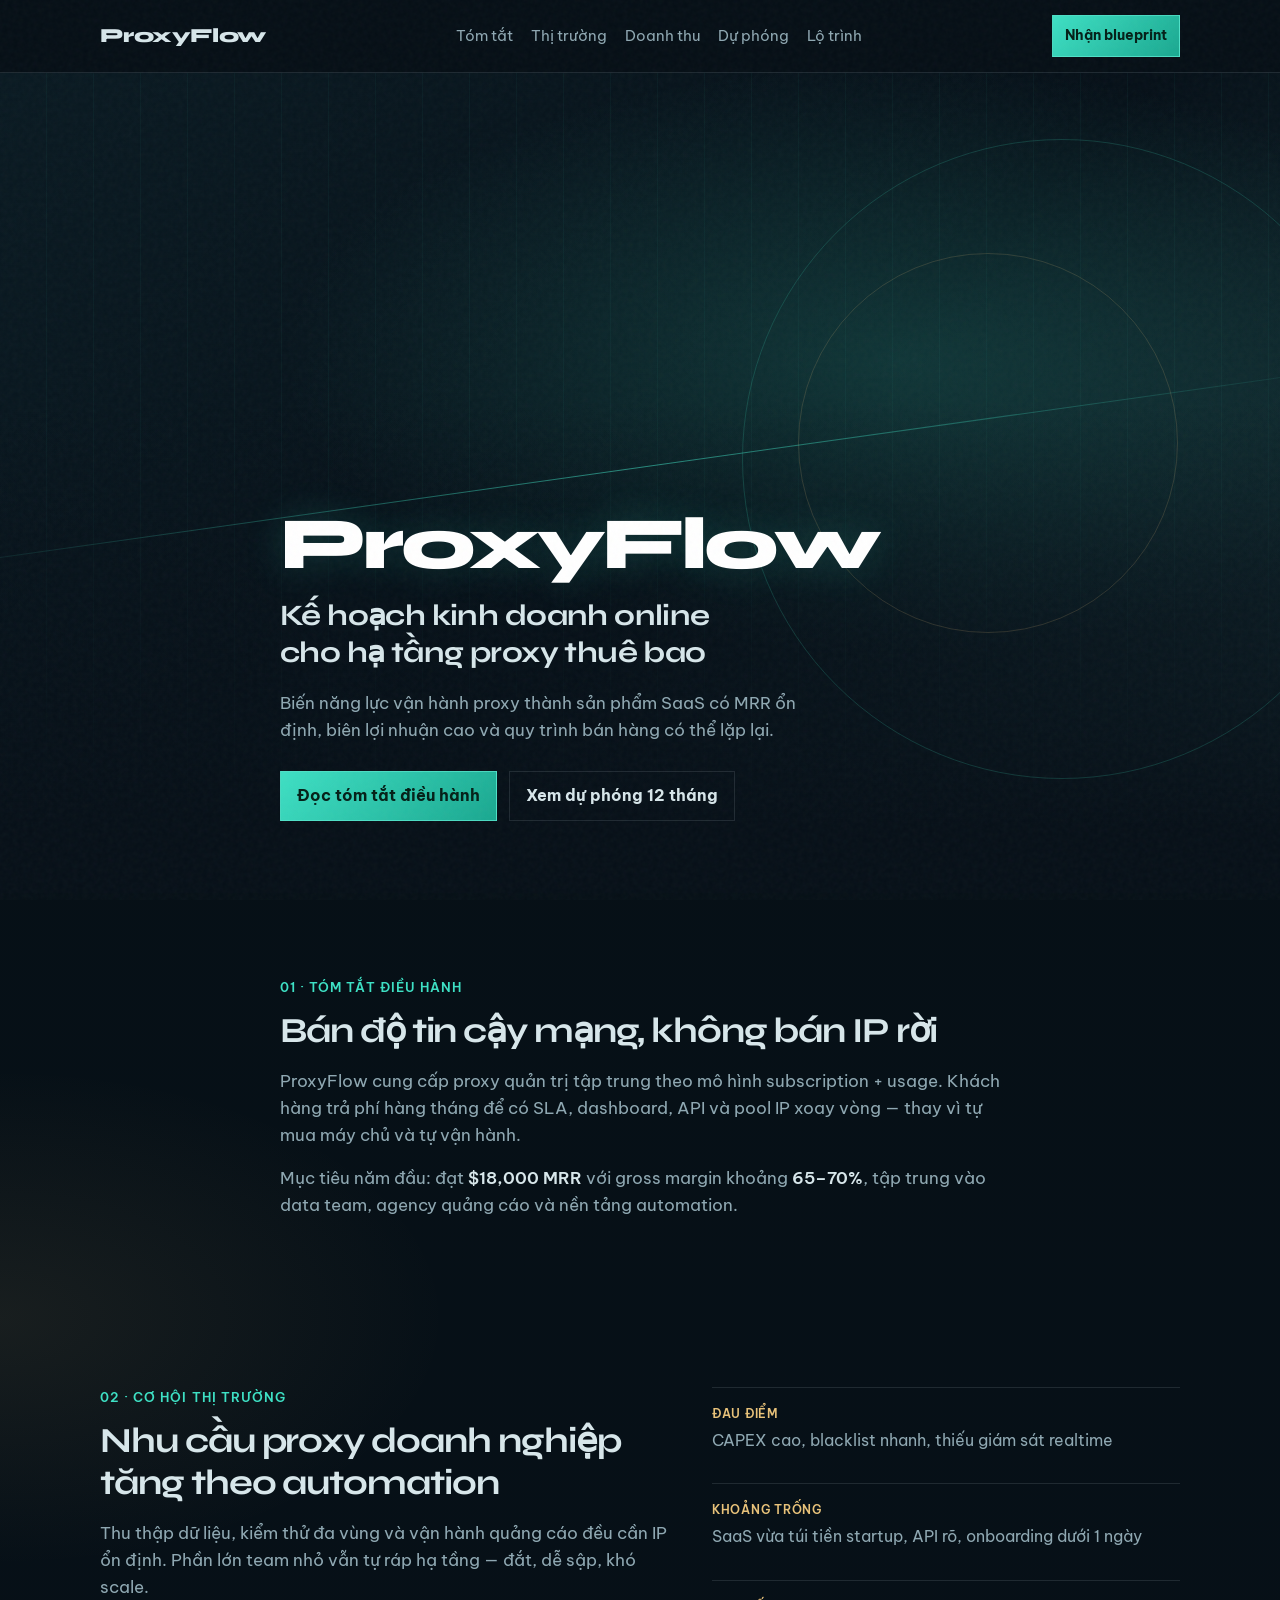
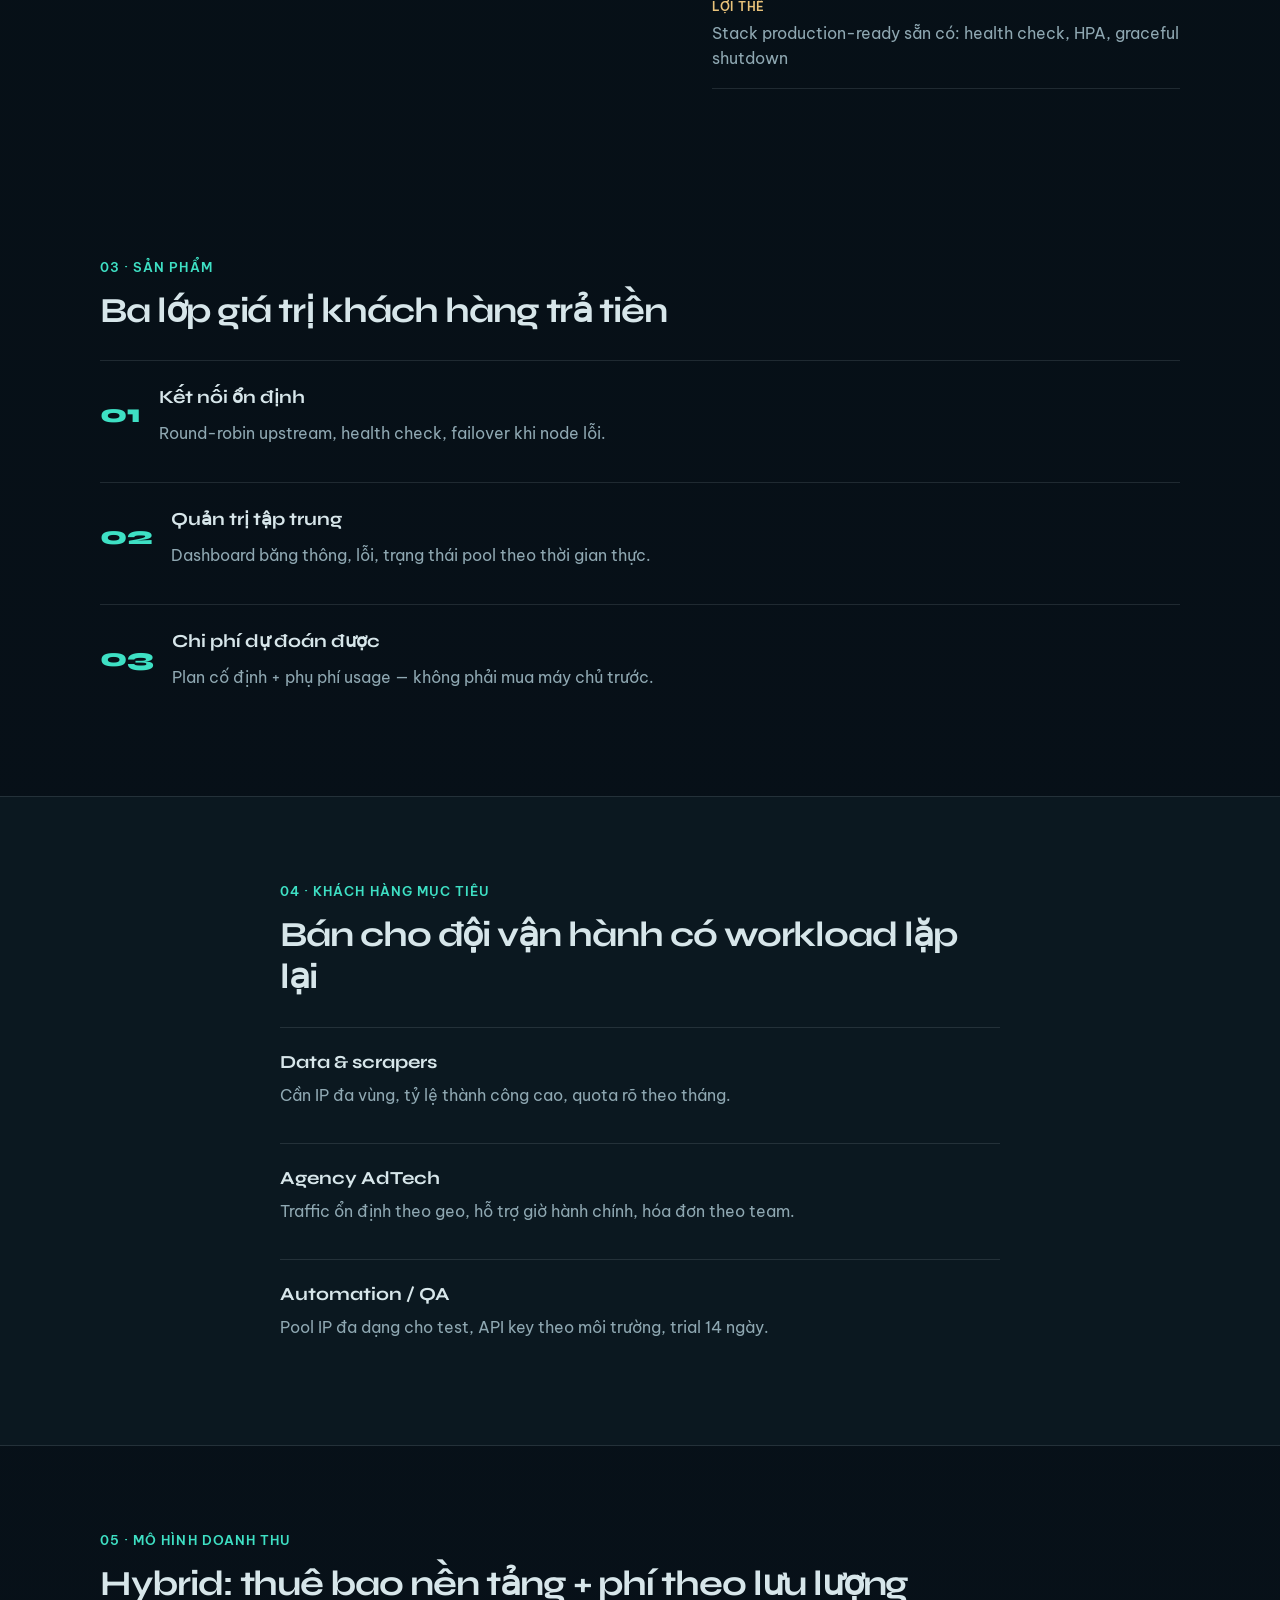
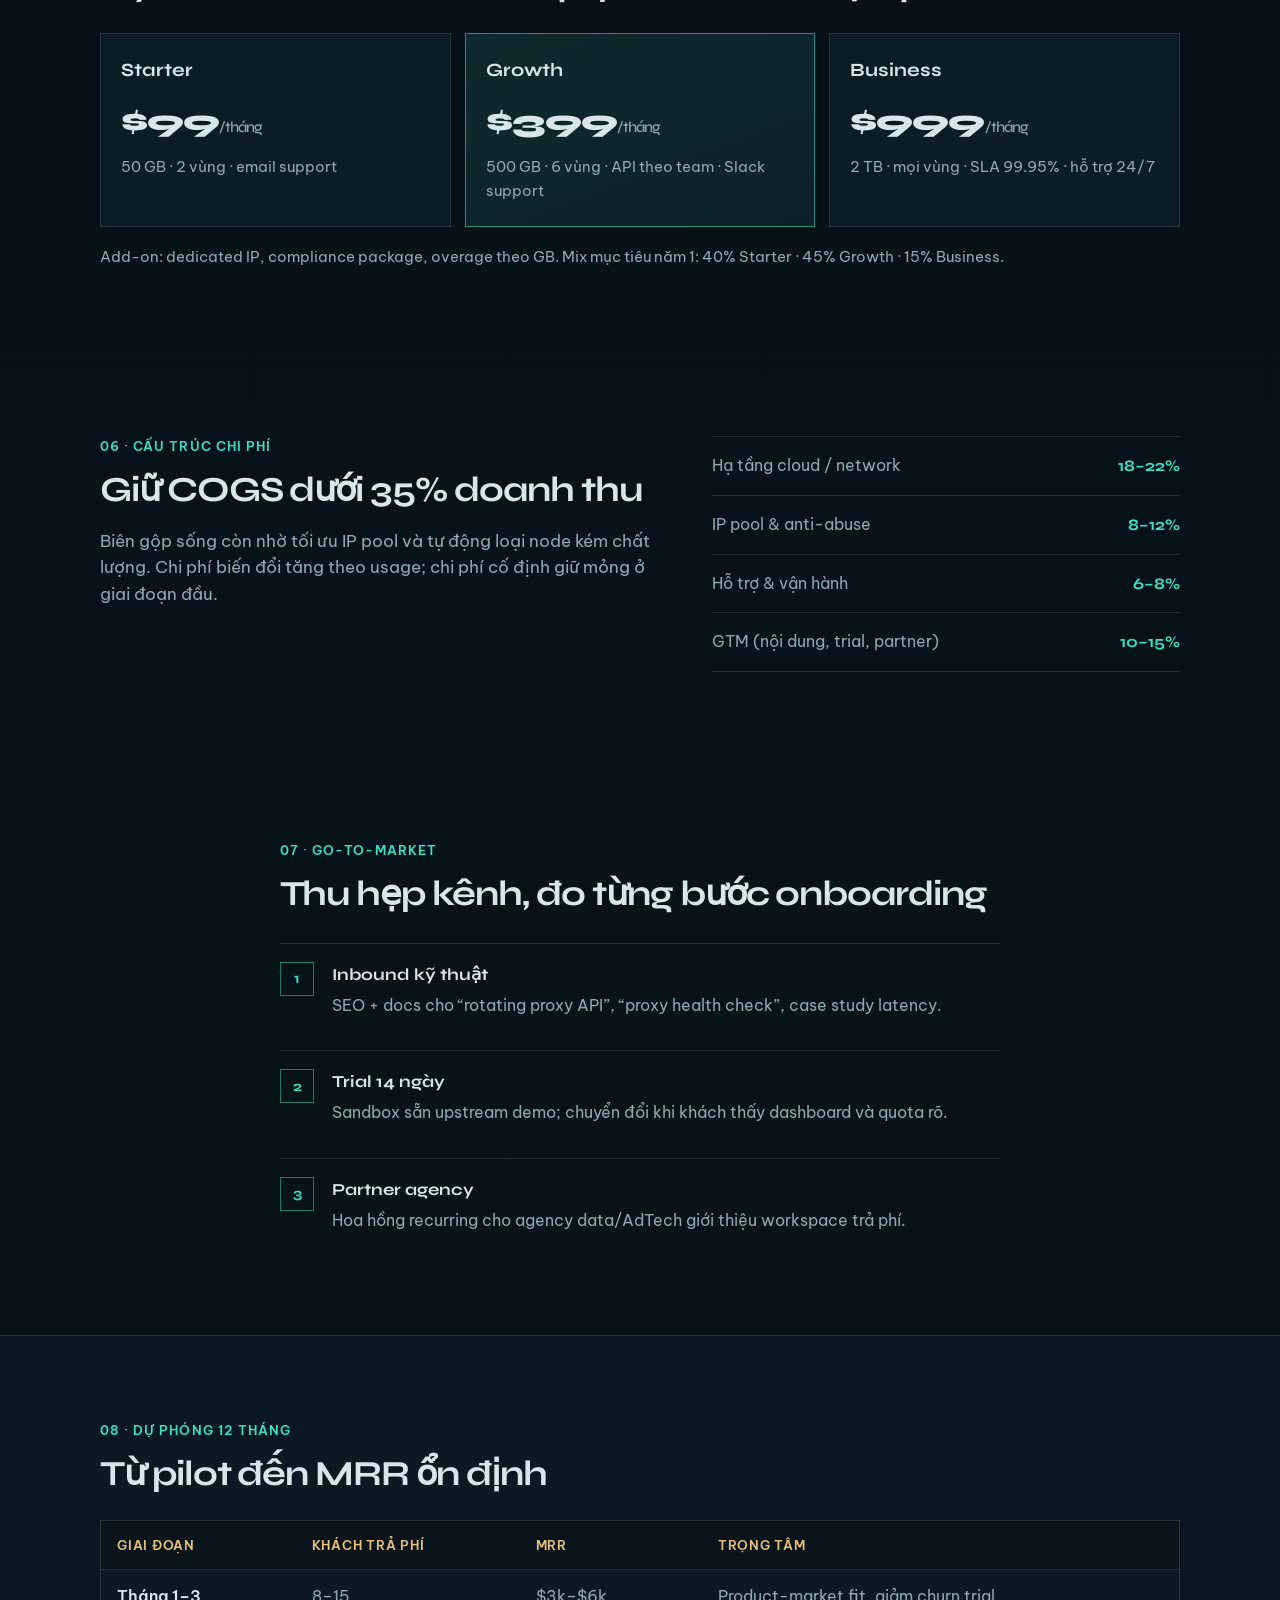
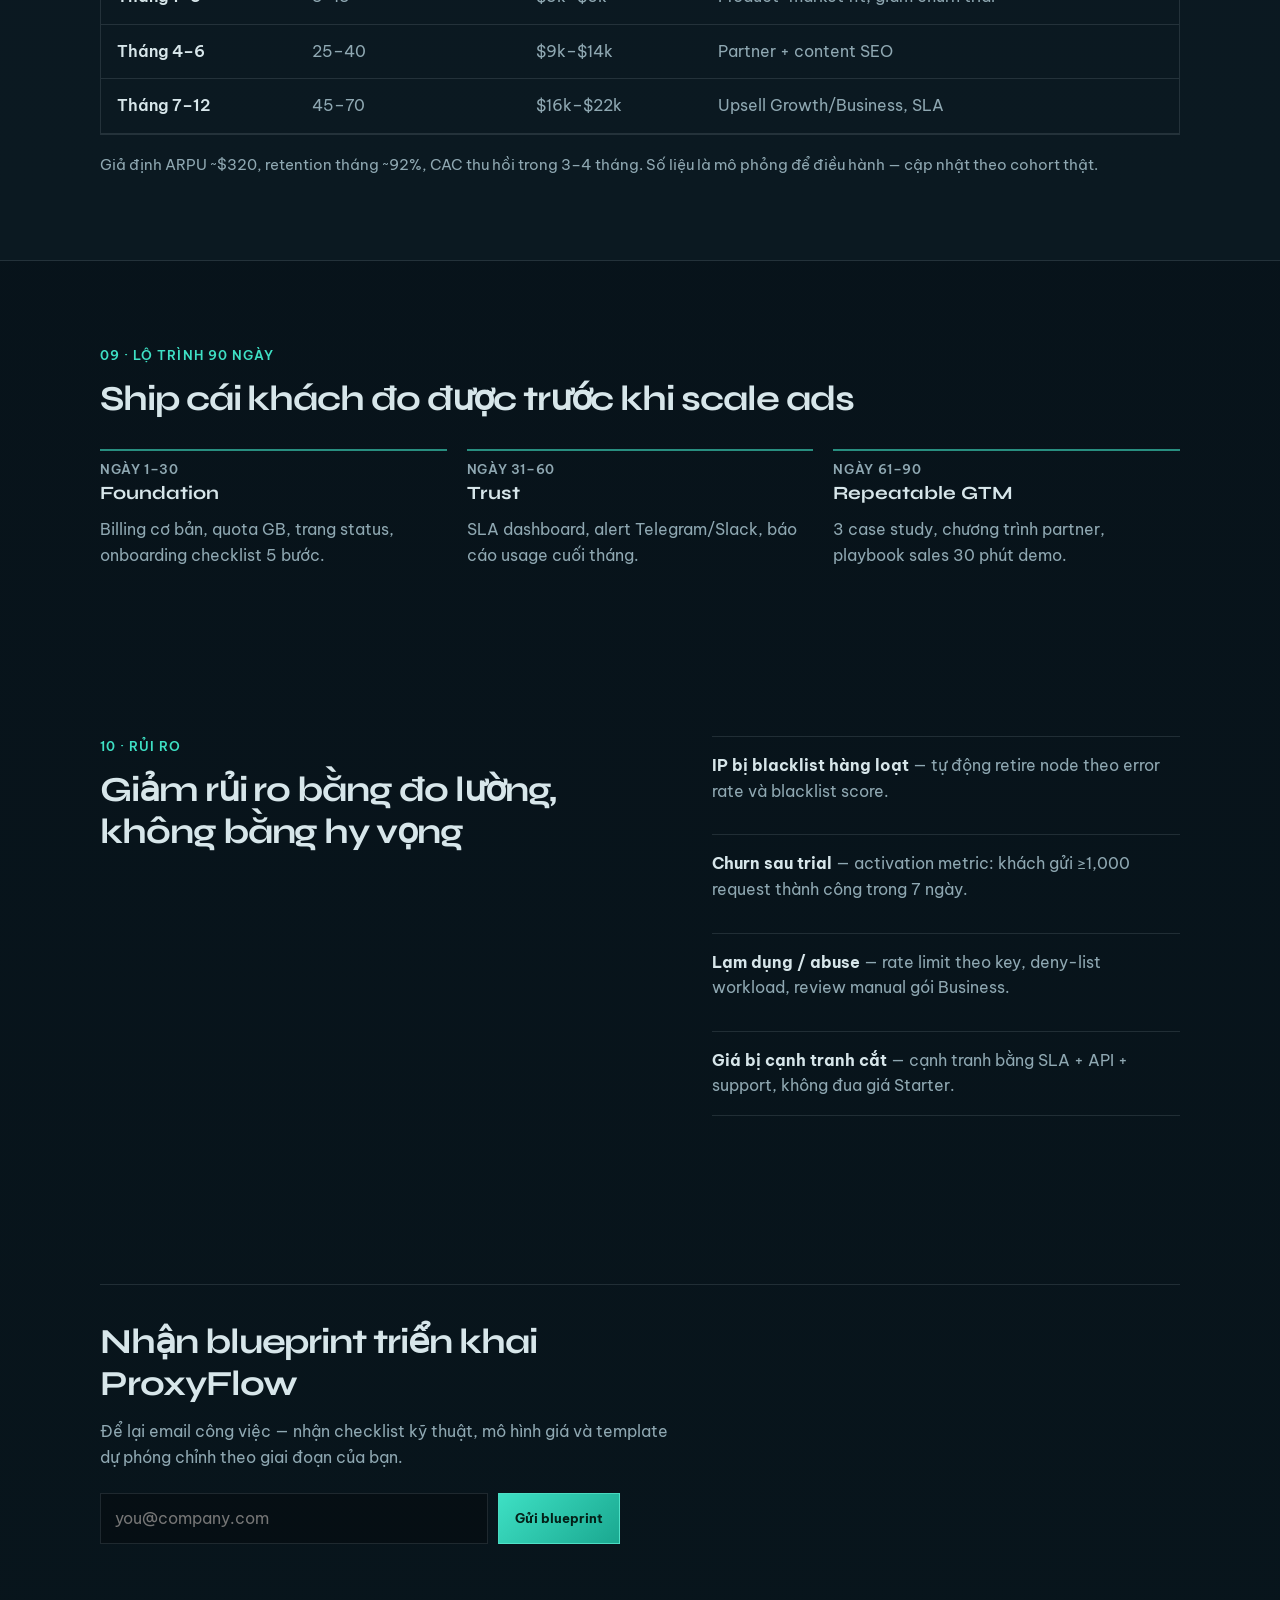
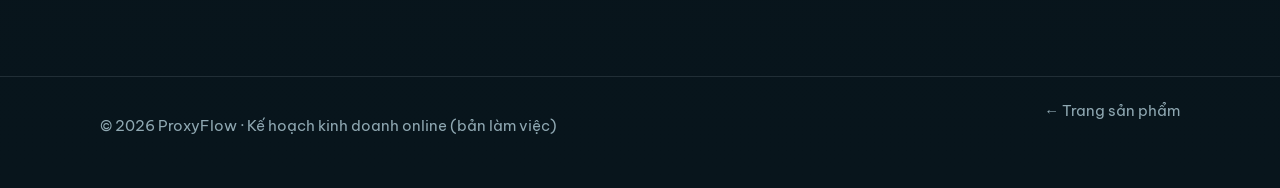
<file: proxy-production-system/website-plan/index.html>
<!doctype html>
<html lang="vi">
<head>
  <meta charset="utf-8">
  <meta name="viewport" content="width=device-width, initial-scale=1">
  <title>ProxyFlow | Kế hoạch kinh doanh online</title>
  <meta name="description" content="Kế hoạch kinh doanh online ProxyFlow SaaS: thị trường, doanh thu, chi phí, GTM và lộ trình 12 tháng.">
  <link rel="preconnect" href="https://fonts.googleapis.com">
  <link rel="preconnect" href="https://fonts.gstatic.com" crossorigin>
  <link href="https://fonts.googleapis.com/css2?family=Be+Vietnam+Pro:wght@400;500;600;700&family=Syne:wght@600;700;800&display=swap" rel="stylesheet">
  <link rel="stylesheet" href="./styles.css">
</head>
<body>
  <div class="noise" aria-hidden="true"></div>

  <header class="site-header">
    <div class="container nav-wrap">
      <a class="brand" href="#top">ProxyFlow</a>
      <nav class="nav-links" aria-label="Mục lục kế hoạch">
        <a href="#tom-tat">Tóm tắt</a>
        <a href="#thi-truong">Thị trường</a>
        <a href="#doanh-thu">Doanh thu</a>
        <a href="#du-phong">Dự phóng</a>
        <a href="#lo-trinh">Lộ trình</a>
      </nav>
      <a class="btn btn-sm" href="#lien-he">Nhận blueprint</a>
    </div>
  </header>

  <main id="top">
    <section class="hero">
      <div class="hero-stage" aria-hidden="true">
        <div class="orbit orbit-a"></div>
        <div class="orbit orbit-b"></div>
        <div class="route-line"></div>
      </div>
      <div class="container hero-copy">
        <p class="brand-mark">ProxyFlow</p>
        <h1>Kế hoạch kinh doanh online cho hạ tầng proxy thuê bao</h1>
        <p class="lead">
          Biến năng lực vận hành proxy thành sản phẩm SaaS có MRR ổn định,
          biên lợi nhuận cao và quy trình bán hàng có thể lặp lại.
        </p>
        <div class="hero-actions">
          <a class="btn" href="#tom-tat">Đọc tóm tắt điều hành</a>
          <a class="btn btn-ghost" href="#du-phong">Xem dự phóng 12 tháng</a>
        </div>
      </div>
    </section>

    <section id="tom-tat" class="section">
      <div class="container narrow">
        <p class="section-kicker">01 · Tóm tắt điều hành</p>
        <h2>Bán độ tin cậy mạng, không bán IP rời</h2>
        <p class="section-text">
          ProxyFlow cung cấp proxy quản trị tập trung theo mô hình subscription + usage.
          Khách hàng trả phí hàng tháng để có SLA, dashboard, API và pool IP xoay vòng —
          thay vì tự mua máy chủ và tự vận hành.
        </p>
        <p class="section-text">
          Mục tiêu năm đầu: đạt <strong>$18,000 MRR</strong> với gross margin khoảng
          <strong>65–70%</strong>, tập trung vào data team, agency quảng cáo và nền tảng automation.
        </p>
      </div>
    </section>

    <section id="thi-truong" class="section section-split">
      <div class="container split">
        <div>
          <p class="section-kicker">02 · Cơ hội thị trường</p>
          <h2>Nhu cầu proxy doanh nghiệp tăng theo automation</h2>
          <p class="section-text">
            Thu thập dữ liệu, kiểm thử đa vùng và vận hành quảng cáo đều cần IP ổn định.
            Phần lớn team nhỏ vẫn tự ráp hạ tầng — đắt, dễ sập, khó scale.
          </p>
        </div>
        <ul class="signal-list">
          <li>
            <span class="signal-label">Đau điểm</span>
            CAPEX cao, blacklist nhanh, thiếu giám sát realtime
          </li>
          <li>
            <span class="signal-label">Khoảng trống</span>
            SaaS vừa túi tiền startup, API rõ, onboarding dưới 1 ngày
          </li>
          <li>
            <span class="signal-label">Lợi thế</span>
            Stack production-ready sẵn có: health check, HPA, graceful shutdown
          </li>
        </ul>
      </div>
    </section>

    <section id="san-pham" class="section">
      <div class="container">
        <p class="section-kicker">03 · Sản phẩm</p>
        <h2>Ba lớp giá trị khách hàng trả tiền</h2>
        <ol class="value-rail">
          <li>
            <strong>Kết nối ổn định</strong>
            <span>Round-robin upstream, health check, failover khi node lỗi.</span>
          </li>
          <li>
            <strong>Quản trị tập trung</strong>
            <span>Dashboard băng thông, lỗi, trạng thái pool theo thời gian thực.</span>
          </li>
          <li>
            <strong>Chi phí dự đoán được</strong>
            <span>Plan cố định + phụ phí usage — không phải mua máy chủ trước.</span>
          </li>
        </ol>
      </div>
    </section>

    <section id="khach-hang" class="section section-tint">
      <div class="container narrow">
        <p class="section-kicker">04 · Khách hàng mục tiêu</p>
        <h2>Bán cho đội vận hành có workload lặp lại</h2>
        <div class="persona-stack">
          <article>
            <h3>Data & scrapers</h3>
            <p>Cần IP đa vùng, tỷ lệ thành công cao, quota rõ theo tháng.</p>
          </article>
          <article>
            <h3>Agency AdTech</h3>
            <p>Traffic ổn định theo geo, hỗ trợ giờ hành chính, hóa đơn theo team.</p>
          </article>
          <article>
            <h3>Automation / QA</h3>
            <p>Pool IP đa dạng cho test, API key theo môi trường, trial 14 ngày.</p>
          </article>
        </div>
      </div>
    </section>

    <section id="doanh-thu" class="section">
      <div class="container">
        <p class="section-kicker">05 · Mô hình doanh thu</p>
        <h2>Hybrid: thuê bao nền tảng + phí theo lưu lượng</h2>
        <div class="pricing-rail" role="list">
          <article class="price-tier" role="listitem">
            <h3>Starter</h3>
            <p class="amount">$99<span>/tháng</span></p>
            <p>50 GB · 2 vùng · email support</p>
          </article>
          <article class="price-tier is-focus" role="listitem">
            <h3>Growth</h3>
            <p class="amount">$399<span>/tháng</span></p>
            <p>500 GB · 6 vùng · API theo team · Slack support</p>
          </article>
          <article class="price-tier" role="listitem">
            <h3>Business</h3>
            <p class="amount">$999<span>/tháng</span></p>
            <p>2 TB · mọi vùng · SLA 99.95% · hỗ trợ 24/7</p>
          </article>
        </div>
        <p class="footnote">
          Add-on: dedicated IP, compliance package, overage theo GB.
          Mix mục tiêu năm 1: 40% Starter · 45% Growth · 15% Business.
        </p>
      </div>
    </section>

    <section id="chi-phi" class="section section-split">
      <div class="container split">
        <div>
          <p class="section-kicker">06 · Cấu trúc chi phí</p>
          <h2>Giữ COGS dưới 35% doanh thu</h2>
          <p class="section-text">
            Biên gộp sống còn nhờ tối ưu IP pool và tự động loại node kém chất lượng.
            Chi phí biến đổi tăng theo usage; chi phí cố định giữ mỏng ở giai đoạn đầu.
          </p>
        </div>
        <dl class="cost-meter">
          <div>
            <dt>Hạ tầng cloud / network</dt>
            <dd>18–22%</dd>
          </div>
          <div>
            <dt>IP pool & anti-abuse</dt>
            <dd>8–12%</dd>
          </div>
          <div>
            <dt>Hỗ trợ & vận hành</dt>
            <dd>6–8%</dd>
          </div>
          <div>
            <dt>GTM (nội dung, trial, partner)</dt>
            <dd>10–15%</dd>
          </div>
        </dl>
      </div>
    </section>

    <section id="gtm" class="section">
      <div class="container narrow">
        <p class="section-kicker">07 · Go-to-market</p>
        <h2>Thu hẹp kênh, đo từng bước onboarding</h2>
        <ol class="steps">
          <li>
            <strong>Inbound kỹ thuật</strong>
            SEO + docs cho “rotating proxy API”, “proxy health check”, case study latency.
          </li>
          <li>
            <strong>Trial 14 ngày</strong>
            Sandbox sẵn upstream demo; chuyển đổi khi khách thấy dashboard và quota rõ.
          </li>
          <li>
            <strong>Partner agency</strong>
            Hoa hồng recurring cho agency data/AdTech giới thiệu workspace trả phí.
          </li>
        </ol>
      </div>
    </section>

    <section id="du-phong" class="section section-tint">
      <div class="container">
        <p class="section-kicker">08 · Dự phóng 12 tháng</p>
        <h2>Từ pilot đến MRR ổn định</h2>
        <div class="table-wrap">
          <table class="forecast">
            <thead>
              <tr>
                <th>Giai đoạn</th>
                <th>Khách trả phí</th>
                <th>MRR</th>
                <th>Trọng tâm</th>
              </tr>
            </thead>
            <tbody>
              <tr>
                <td>Tháng 1–3</td>
                <td>8–15</td>
                <td>$3k–$6k</td>
                <td>Product-market fit, giảm churn trial</td>
              </tr>
              <tr>
                <td>Tháng 4–6</td>
                <td>25–40</td>
                <td>$9k–$14k</td>
                <td>Partner + content SEO</td>
              </tr>
              <tr>
                <td>Tháng 7–12</td>
                <td>45–70</td>
                <td>$16k–$22k</td>
                <td>Upsell Growth/Business, SLA</td>
              </tr>
            </tbody>
          </table>
        </div>
        <p class="footnote">
          Giả định ARPU ~$320, retention tháng ~92%, CAC thu hồi trong 3–4 tháng.
          Số liệu là mô phỏng để điều hành — cập nhật theo cohort thật.
        </p>
      </div>
    </section>

    <section id="lo-trinh" class="section">
      <div class="container">
        <p class="section-kicker">09 · Lộ trình 90 ngày</p>
        <h2>Ship cái khách đo được trước khi scale ads</h2>
        <div class="roadmap">
          <article>
            <p class="phase">Ngày 1–30</p>
            <h3>Foundation</h3>
            <p>Billing cơ bản, quota GB, trang status, onboarding checklist 5 bước.</p>
          </article>
          <article>
            <p class="phase">Ngày 31–60</p>
            <h3>Trust</h3>
            <p>SLA dashboard, alert Telegram/Slack, báo cáo usage cuối tháng.</p>
          </article>
          <article>
            <p class="phase">Ngày 61–90</p>
            <h3>Repeatable GTM</h3>
            <p>3 case study, chương trình partner, playbook sales 30 phút demo.</p>
          </article>
        </div>
      </div>
    </section>

    <section id="rui-ro" class="section section-split">
      <div class="container split">
        <div>
          <p class="section-kicker">10 · Rủi ro</p>
          <h2>Giảm rủi ro bằng đo lường, không bằng hy vọng</h2>
        </div>
        <ul class="risk-list">
          <li>
            <strong>IP bị blacklist hàng loạt</strong>
            — tự động retire node theo error rate và blacklist score.
          </li>
          <li>
            <strong>Churn sau trial</strong>
            — activation metric: khách gửi ≥1,000 request thành công trong 7 ngày.
          </li>
          <li>
            <strong>Lạm dụng / abuse</strong>
            — rate limit theo key, deny-list workload, review manual gói Business.
          </li>
          <li>
            <strong>Giá bị cạnh tranh cắt</strong>
            — cạnh tranh bằng SLA + API + support, không đua giá Starter.
          </li>
        </ul>
      </div>
    </section>

    <section id="lien-he" class="section cta">
      <div class="container cta-panel">
        <h2>Nhận blueprint triển khai ProxyFlow</h2>
        <p>
          Để lại email công việc — nhận checklist kỹ thuật, mô hình giá và template dự phóng
          chỉnh theo giai đoạn của bạn.
        </p>
        <form class="cta-form" onsubmit="return false;">
          <label for="email" class="sr-only">Email công việc</label>
          <input id="email" name="email" type="email" placeholder="you@company.com" required autocomplete="email">
          <button class="btn" type="submit">Gửi blueprint</button>
        </form>
        <p id="form-message" class="form-message" role="status" aria-live="polite"></p>
      </div>
    </section>
  </main>

  <footer class="site-footer">
    <div class="container footer-row">
      <p>© <span id="year"></span> ProxyFlow · Kế hoạch kinh doanh online (bản làm việc)</p>
      <a href="/v2/">← Trang sản phẩm</a>
    </div>
  </footer>

  <script src="./script.js"></script>
</body>
</html>
</file>
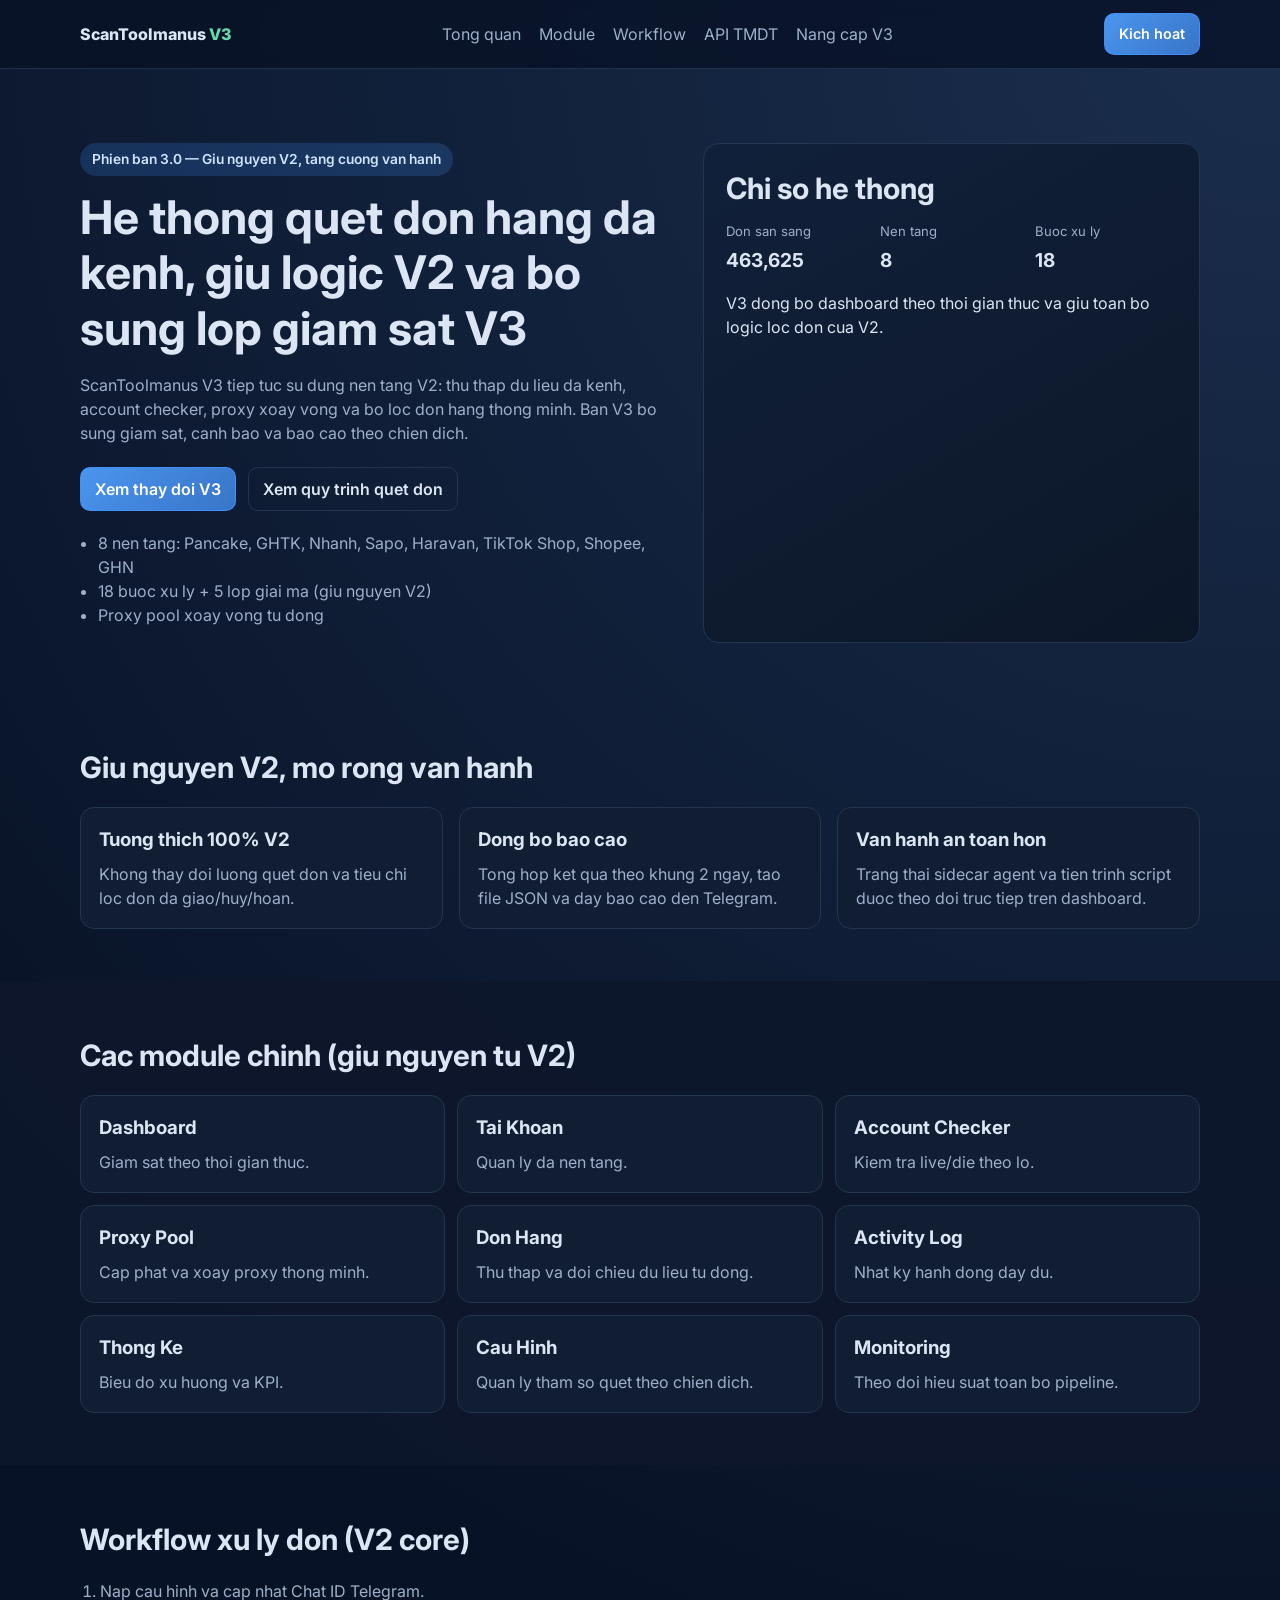
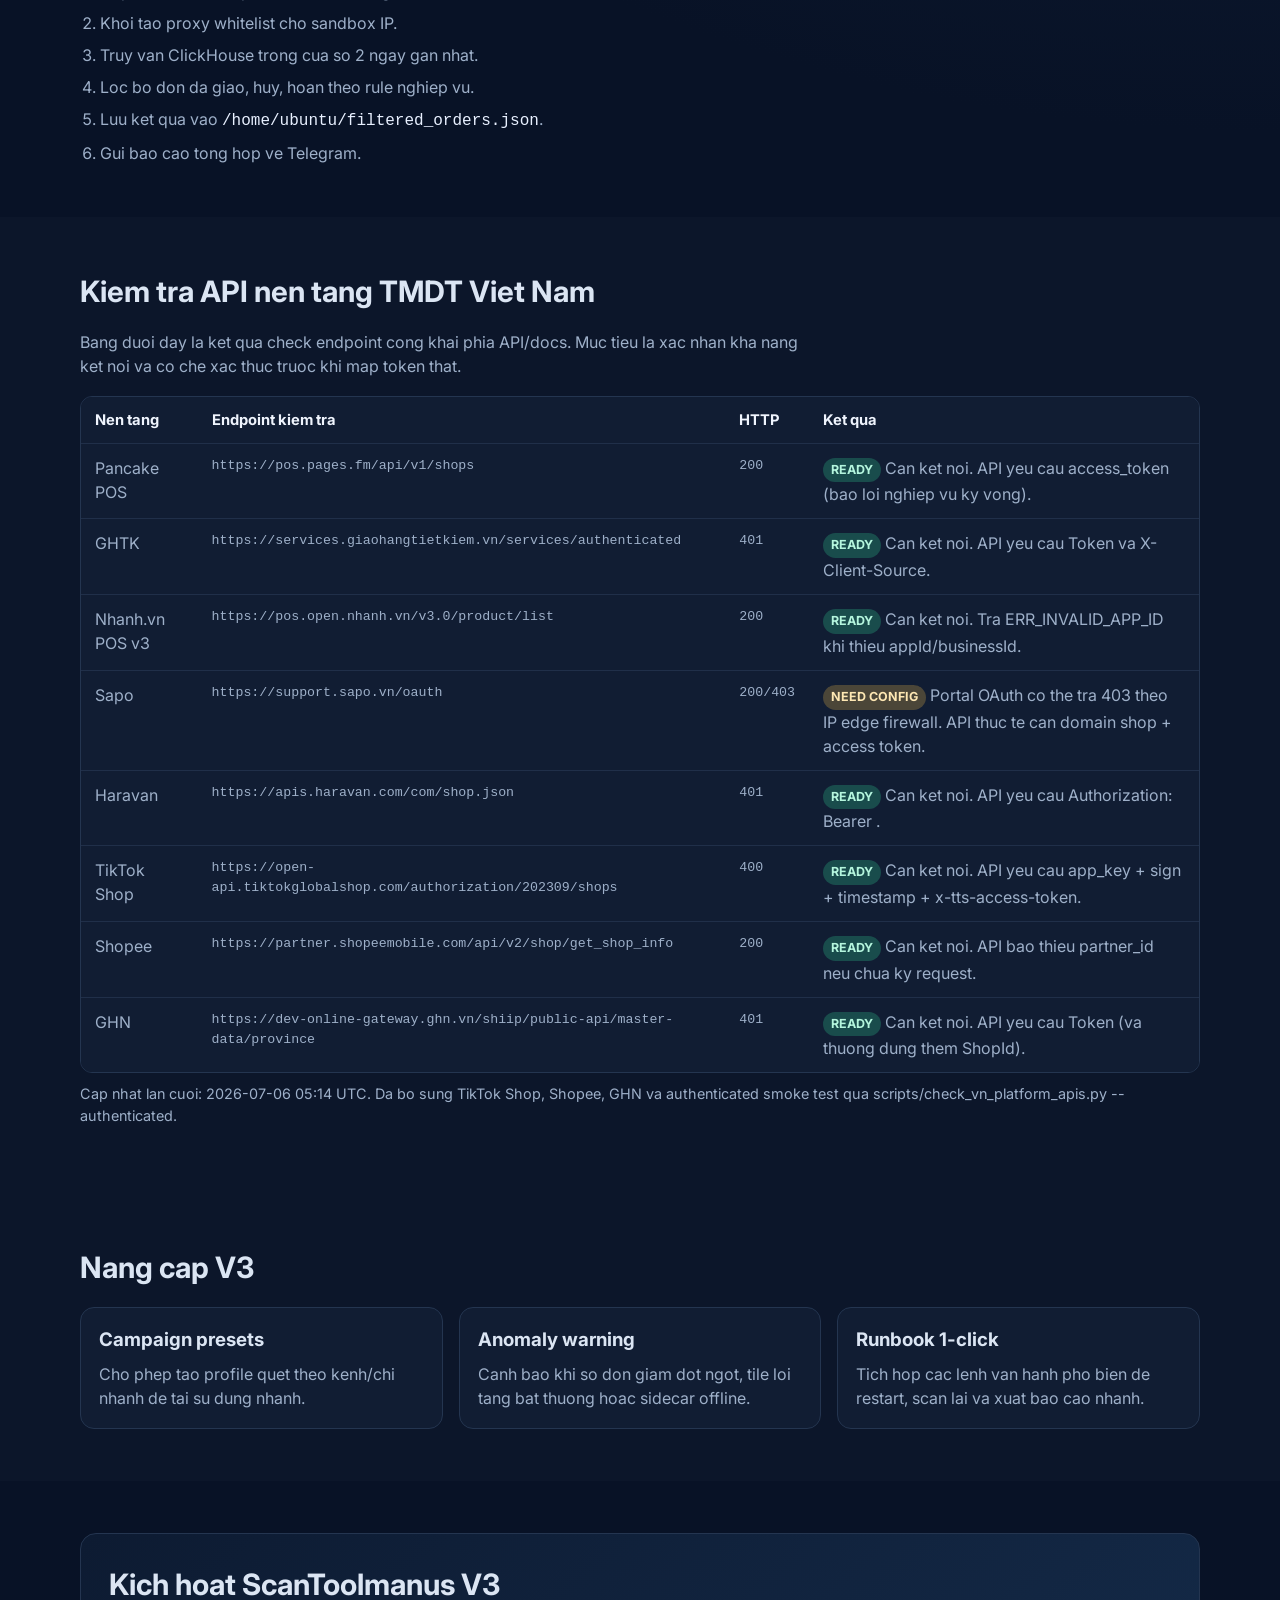
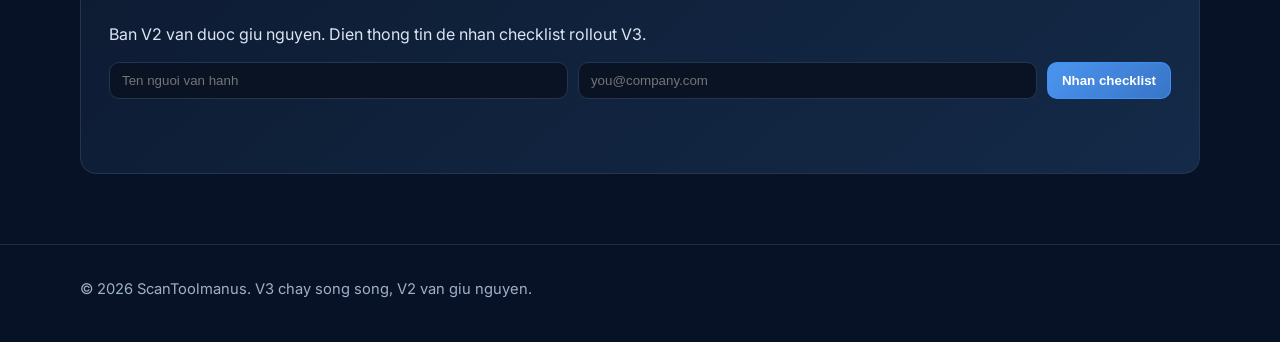
<file: proxy-production-system/website-v3/index.html>
<!doctype html>
<html lang="vi">
<head>
  <meta charset="utf-8">
  <meta name="viewport" content="width=device-width, initial-scale=1">
  <title>ScanToolmanus V3 - Order Processing & Data Enrichment Platform</title>
  <meta name="description" content="ScanToolmanus V3 giu nguyen logic V2 va bo sung dashboard, canh bao bat thuong va quy trinh quet don hang da kenh.">
  <link rel="preconnect" href="https://fonts.googleapis.com">
  <link rel="preconnect" href="https://fonts.gstatic.com" crossorigin>
  <link href="https://fonts.googleapis.com/css2?family=Inter:wght@400;500;600;700;800&display=swap" rel="stylesheet">
  <link rel="stylesheet" href="./styles.css">
</head>
<body>
  <header class="site-header">
    <div class="container nav-wrap">
      <a class="brand" href="#top">ScanToolmanus <span>V3</span></a>
      <nav class="nav-links">
        <a href="#overview">Tong quan</a>
        <a href="#modules">Module</a>
        <a href="#workflow">Workflow</a>
        <a href="#api-health">API TMDT</a>
        <a href="#v3">Nang cap V3</a>
      </nav>
      <a class="btn btn-sm" href="#cta">Kich hoat</a>
    </div>
  </header>

  <main id="top">
    <section class="hero">
      <div class="container hero-grid">
        <div>
          <p class="pill">Phien ban 3.0 — Giu nguyen V2, tang cuong van hanh</p>
          <h1>He thong quet don hang da kenh, giu logic V2 va bo sung lop giam sat V3</h1>
          <p class="lead">
            ScanToolmanus V3 tiep tuc su dung nen tang V2: thu thap du lieu da kenh,
            account checker, proxy xoay vong va bo loc don hang thong minh.
            Ban V3 bo sung giam sat, canh bao va bao cao theo chien dich.
          </p>
          <div class="hero-actions">
            <a class="btn" href="#v3">Xem thay doi V3</a>
            <a class="btn btn-ghost" href="#workflow">Xem quy trinh quet don</a>
          </div>
          <ul class="meta-list">
            <li>8 nen tang: Pancake, GHTK, Nhanh, Sapo, Haravan, TikTok Shop, Shopee, GHN</li>
            <li>18 buoc xu ly + 5 lop giai ma (giu nguyen V2)</li>
            <li>Proxy pool xoay vong tu dong</li>
          </ul>
        </div>
        <aside class="hero-card">
          <h2>Chi so he thong</h2>
          <dl>
            <div>
              <dt>Don san sang</dt>
              <dd id="metric-orders">463,561</dd>
            </div>
            <div>
              <dt>Nen tang</dt>
              <dd>8</dd>
            </div>
            <div>
              <dt>Buoc xu ly</dt>
              <dd>18</dd>
            </div>
          </dl>
          <p>V3 dong bo dashboard theo thoi gian thuc va giu toan bo logic loc don cua V2.</p>
        </aside>
      </div>
    </section>

    <section id="overview" class="section">
      <div class="container">
        <h2>Giu nguyen V2, mo rong van hanh</h2>
        <div class="grid cards-3">
          <article class="card">
            <h3>Tuong thich 100% V2</h3>
            <p>Khong thay doi luong quet don va tieu chi loc don da giao/huy/hoan.</p>
          </article>
          <article class="card">
            <h3>Dong bo bao cao</h3>
            <p>Tong hop ket qua theo khung 2 ngay, tao file JSON va day bao cao den Telegram.</p>
          </article>
          <article class="card">
            <h3>Van hanh an toan hon</h3>
            <p>Trang thai sidecar agent va tien trinh script duoc theo doi truc tiep tren dashboard.</p>
          </article>
        </div>
      </div>
    </section>

    <section id="modules" class="section section-alt">
      <div class="container">
        <h2>Cac module chinh (giu nguyen tu V2)</h2>
        <div class="module-grid">
          <article class="card"><h3>Dashboard</h3><p>Giam sat theo thoi gian thuc.</p></article>
          <article class="card"><h3>Tai Khoan</h3><p>Quan ly da nen tang.</p></article>
          <article class="card"><h3>Account Checker</h3><p>Kiem tra live/die theo lo.</p></article>
          <article class="card"><h3>Proxy Pool</h3><p>Cap phat va xoay proxy thong minh.</p></article>
          <article class="card"><h3>Don Hang</h3><p>Thu thap va doi chieu du lieu tu dong.</p></article>
          <article class="card"><h3>Activity Log</h3><p>Nhat ky hanh dong day du.</p></article>
          <article class="card"><h3>Thong Ke</h3><p>Bieu do xu huong va KPI.</p></article>
          <article class="card"><h3>Cau Hinh</h3><p>Quan ly tham so quet theo chien dich.</p></article>
          <article class="card"><h3>Monitoring</h3><p>Theo doi hieu suat toan bo pipeline.</p></article>
        </div>
      </div>
    </section>

    <section id="workflow" class="section">
      <div class="container">
        <h2>Workflow xu ly don (V2 core)</h2>
        <ol class="workflow-list">
          <li>Nap cau hinh va cap nhat Chat ID Telegram.</li>
          <li>Khoi tao proxy whitelist cho sandbox IP.</li>
          <li>Truy van ClickHouse trong cua so 2 ngay gan nhat.</li>
          <li>Loc bo don da giao, huy, hoan theo rule nghiep vu.</li>
          <li>Luu ket qua vao <code>/home/ubuntu/filtered_orders.json</code>.</li>
          <li>Gui bao cao tong hop ve Telegram.</li>
        </ol>
      </div>
    </section>

    <section id="api-health" class="section section-alt">
      <div class="container">
        <h2>Kiem tra API nen tang TMDT Viet Nam</h2>
        <p class="section-intro">
          Bang duoi day la ket qua check endpoint cong khai phia API/docs.
          Muc tieu la xac nhan kha nang ket noi va co che xac thuc truoc khi map token that.
        </p>
        <div class="table-wrap">
          <table class="status-table" aria-label="API health status">
            <thead>
              <tr>
                <th>Nen tang</th>
                <th>Endpoint kiem tra</th>
                <th>HTTP</th>
                <th>Ket qua</th>
              </tr>
            </thead>
            <tbody id="platform-api-table"></tbody>
          </table>
        </div>
        <p class="muted" id="platform-api-updated"></p>
      </div>
    </section>

    <section id="v3" class="section section-alt">
      <div class="container">
        <h2>Nang cap V3</h2>
        <div class="grid cards-3">
          <article class="card">
            <h3>Campaign presets</h3>
            <p>Cho phep tao profile quet theo kenh/chi nhanh de tai su dung nhanh.</p>
          </article>
          <article class="card">
            <h3>Anomaly warning</h3>
            <p>Canh bao khi so don giam dot ngot, tile loi tang bat thuong hoac sidecar offline.</p>
          </article>
          <article class="card">
            <h3>Runbook 1-click</h3>
            <p>Tich hop cac lenh van hanh pho bien de restart, scan lai va xuat bao cao nhanh.</p>
          </article>
        </div>
      </div>
    </section>

    <section id="cta" class="section cta">
      <div class="container cta-wrap">
        <h2>Kich hoat ScanToolmanus V3</h2>
        <p>Ban V2 van duoc giu nguyen. Dien thong tin de nhan checklist rollout V3.</p>
        <form class="cta-form" onsubmit="return false;">
          <label for="name" class="sr-only">Ten nguoi van hanh</label>
          <input id="name" type="text" placeholder="Ten nguoi van hanh" required>
          <label for="email" class="sr-only">Email cong viec</label>
          <input id="email" type="email" placeholder="you@company.com" required>
          <button class="btn" type="submit">Nhan checklist</button>
        </form>
        <p id="form-message" class="form-message" role="status" aria-live="polite"></p>
      </div>
    </section>
  </main>

  <footer class="site-footer">
    <div class="container">
      <p>© <span id="year"></span> ScanToolmanus. V3 chay song song, V2 van giu nguyen.</p>
    </div>
  </footer>

  <script src="./script.js"></script>
</body>
</html>
</file>
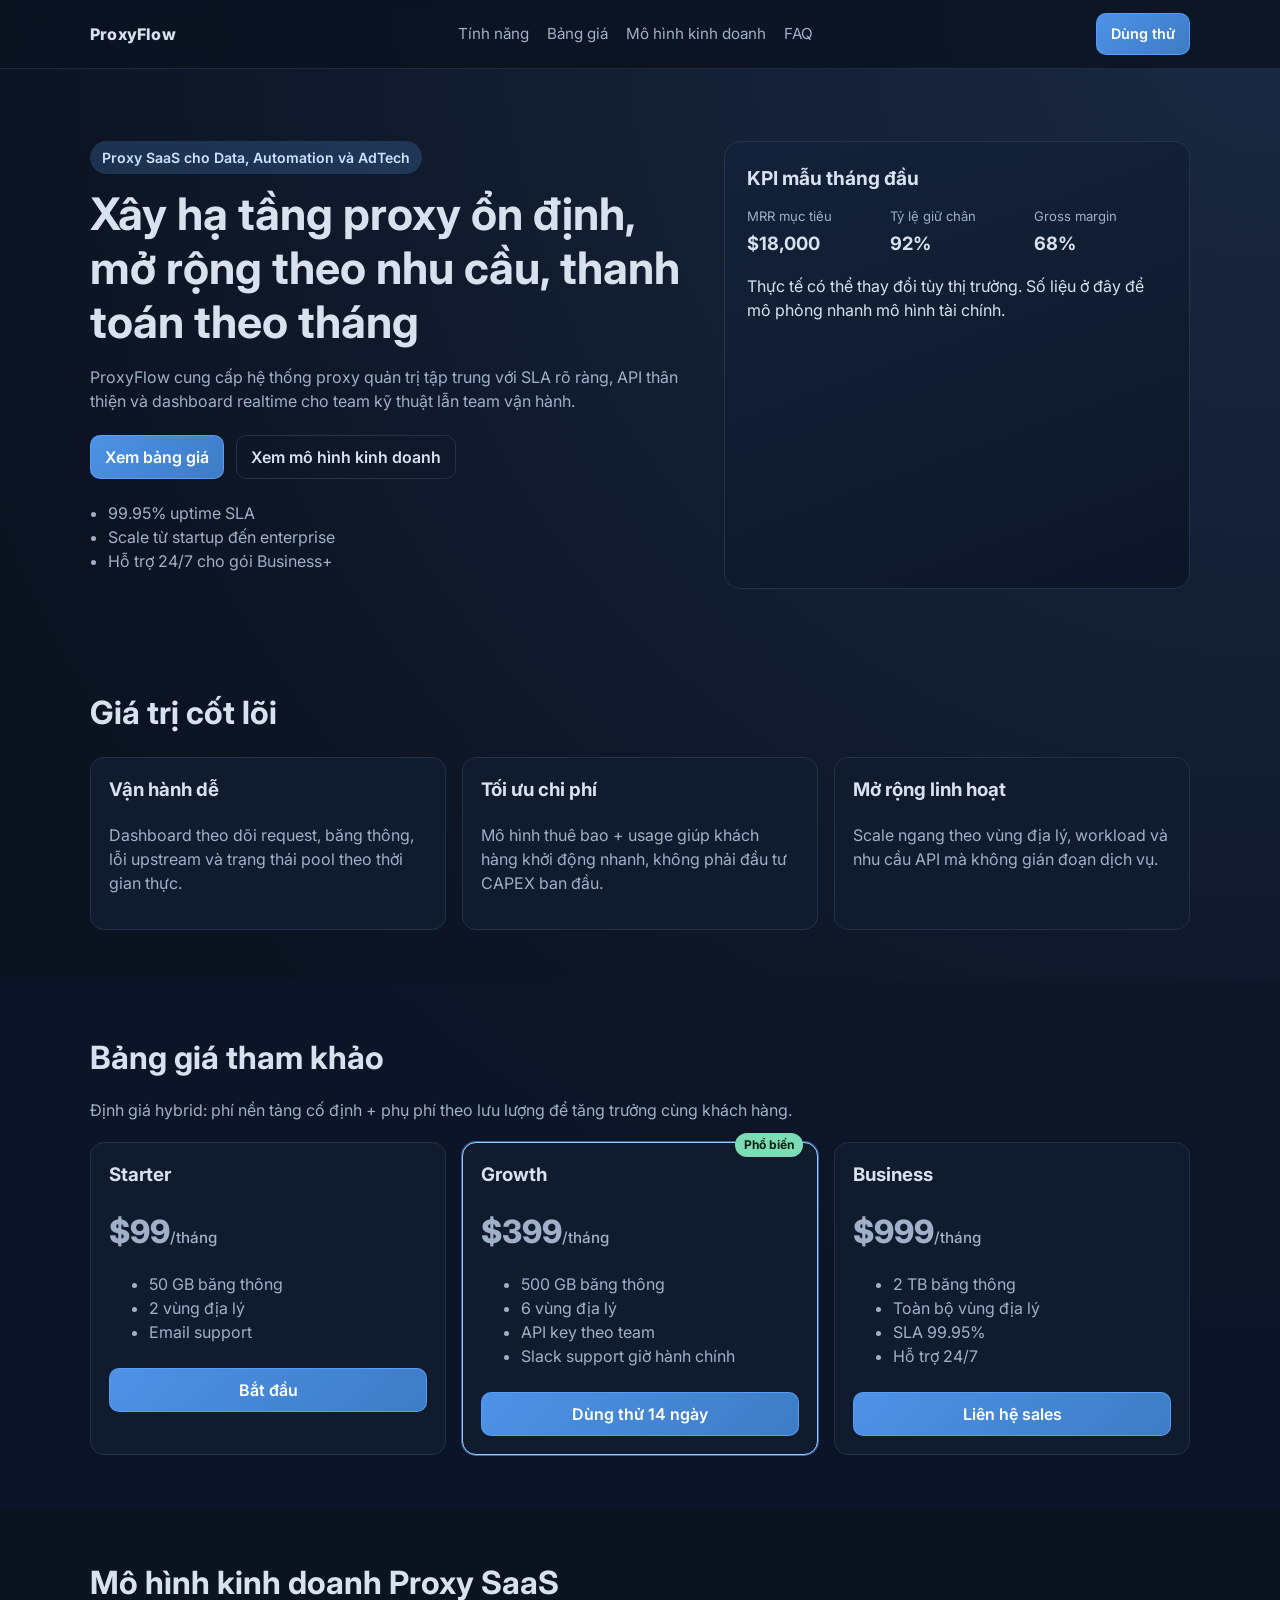
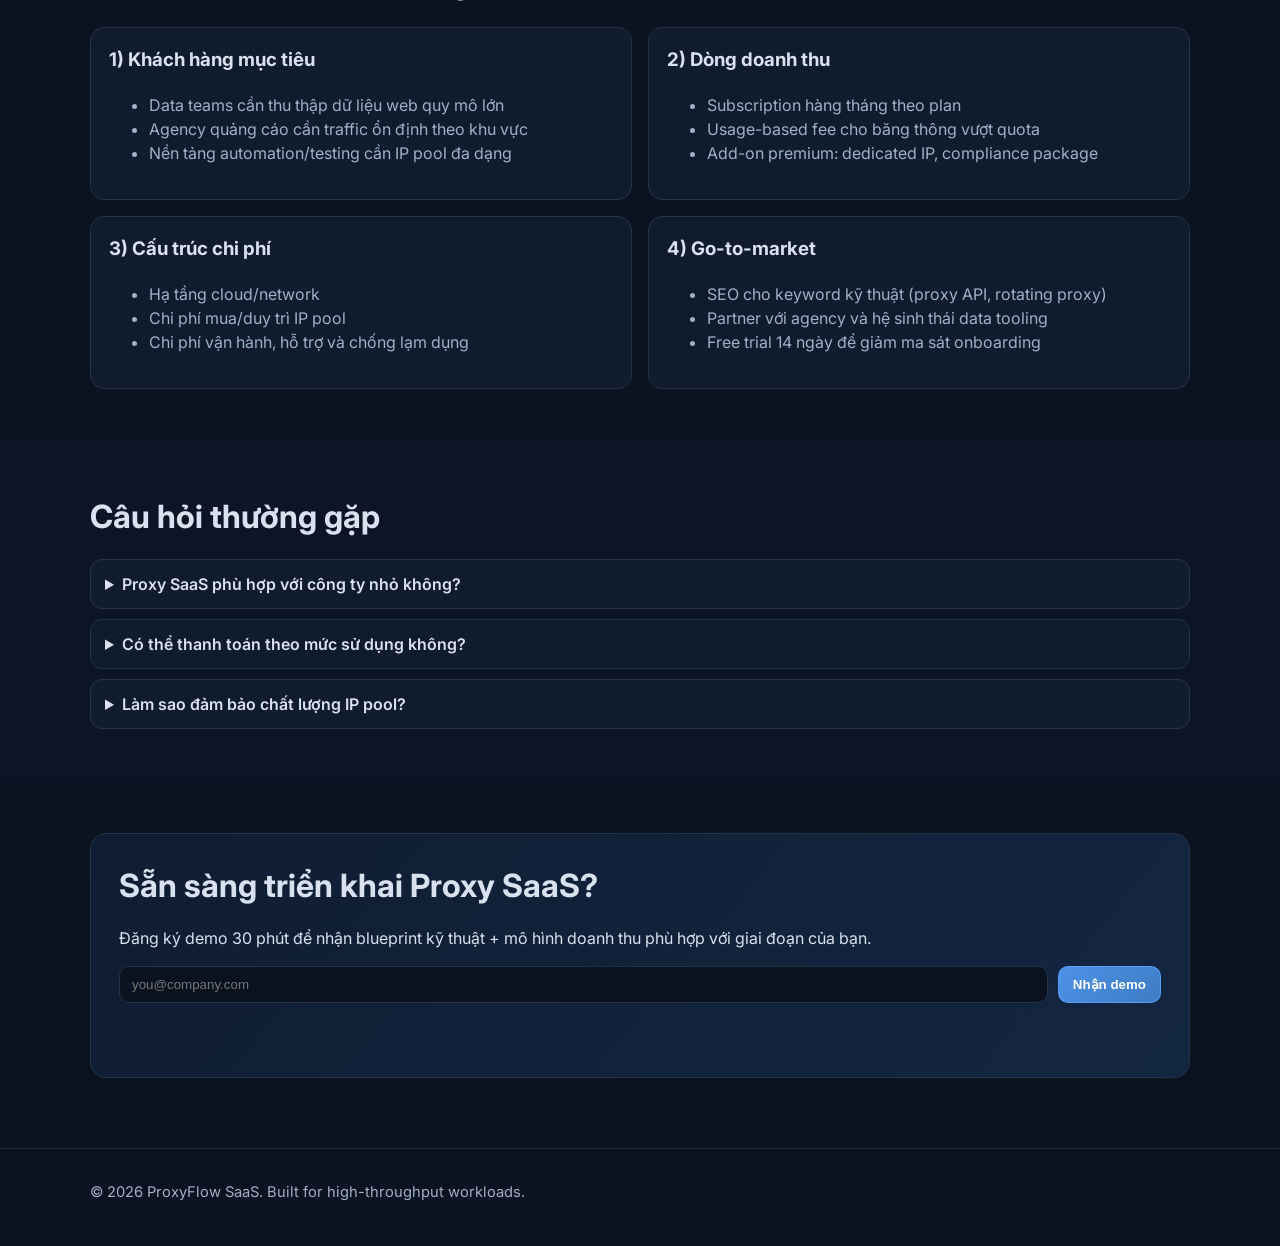
<file: proxy-production-system/website/index.html>
<!doctype html>
<html lang="vi">
<head>
  <meta charset="utf-8">
  <meta name="viewport" content="width=device-width, initial-scale=1">
  <title>ProxyFlow SaaS | Nền tảng Proxy cho doanh nghiệp</title>
  <meta name="description" content="ProxyFlow SaaS giúp doanh nghiệp mở rộng hạ tầng proxy, quản trị tập trung và tối ưu chi phí theo mô hình thuê bao.">
  <link rel="preconnect" href="https://fonts.googleapis.com">
  <link rel="preconnect" href="https://fonts.gstatic.com" crossorigin>
  <link href="https://fonts.googleapis.com/css2?family=Inter:wght@400;500;600;700;800&display=swap" rel="stylesheet">
  <link rel="stylesheet" href="./styles.css">
</head>
<body>
  <header class="site-header">
    <div class="container nav-wrap">
      <a class="brand" href="#top">ProxyFlow</a>
      <nav class="nav-links">
        <a href="#features">Tính năng</a>
        <a href="#pricing">Bảng giá</a>
        <a href="#model">Mô hình kinh doanh</a>
        <a href="#faq">FAQ</a>
      </nav>
      <a class="btn btn-sm" href="#cta">Dùng thử</a>
    </div>
  </header>

  <main id="top">
    <section class="hero">
      <div class="container hero-grid">
        <div>
          <p class="pill">Proxy SaaS cho Data, Automation và AdTech</p>
          <h1>Xây hạ tầng proxy ổn định, mở rộng theo nhu cầu, thanh toán theo tháng</h1>
          <p class="lead">
            ProxyFlow cung cấp hệ thống proxy quản trị tập trung với SLA rõ ràng,
            API thân thiện và dashboard realtime cho team kỹ thuật lẫn team vận hành.
          </p>
          <div class="hero-actions">
            <a class="btn" href="#pricing">Xem bảng giá</a>
            <a class="btn btn-ghost" href="#model">Xem mô hình kinh doanh</a>
          </div>
          <ul class="meta-list">
            <li>99.95% uptime SLA</li>
            <li>Scale từ startup đến enterprise</li>
            <li>Hỗ trợ 24/7 cho gói Business+</li>
          </ul>
        </div>
        <aside class="hero-card">
          <h2>KPI mẫu tháng đầu</h2>
          <dl>
            <div>
              <dt>MRR mục tiêu</dt>
              <dd>$18,000</dd>
            </div>
            <div>
              <dt>Tỷ lệ giữ chân</dt>
              <dd>92%</dd>
            </div>
            <div>
              <dt>Gross margin</dt>
              <dd>68%</dd>
            </div>
          </dl>
          <p>Thực tế có thể thay đổi tùy thị trường. Số liệu ở đây để mô phỏng nhanh mô hình tài chính.</p>
        </aside>
      </div>
    </section>

    <section id="features" class="section">
      <div class="container">
        <h2>Giá trị cốt lõi</h2>
        <div class="grid cards-3">
          <article class="card">
            <h3>Vận hành dễ</h3>
            <p>Dashboard theo dõi request, băng thông, lỗi upstream và trạng thái pool theo thời gian thực.</p>
          </article>
          <article class="card">
            <h3>Tối ưu chi phí</h3>
            <p>Mô hình thuê bao + usage giúp khách hàng khởi động nhanh, không phải đầu tư CAPEX ban đầu.</p>
          </article>
          <article class="card">
            <h3>Mở rộng linh hoạt</h3>
            <p>Scale ngang theo vùng địa lý, workload và nhu cầu API mà không gián đoạn dịch vụ.</p>
          </article>
        </div>
      </div>
    </section>

    <section id="pricing" class="section section-alt">
      <div class="container">
        <h2>Bảng giá tham khảo</h2>
        <p class="section-intro">Định giá hybrid: phí nền tảng cố định + phụ phí theo lưu lượng để tăng trưởng cùng khách hàng.</p>
        <div class="grid cards-3">
          <article class="card price-card">
            <h3>Starter</h3>
            <p class="price">$99<span>/tháng</span></p>
            <ul>
              <li>50 GB băng thông</li>
              <li>2 vùng địa lý</li>
              <li>Email support</li>
            </ul>
            <a class="btn btn-block" href="#cta">Bắt đầu</a>
          </article>
          <article class="card price-card featured">
            <p class="tag">Phổ biến</p>
            <h3>Growth</h3>
            <p class="price">$399<span>/tháng</span></p>
            <ul>
              <li>500 GB băng thông</li>
              <li>6 vùng địa lý</li>
              <li>API key theo team</li>
              <li>Slack support giờ hành chính</li>
            </ul>
            <a class="btn btn-block" href="#cta">Dùng thử 14 ngày</a>
          </article>
          <article class="card price-card">
            <h3>Business</h3>
            <p class="price">$999<span>/tháng</span></p>
            <ul>
              <li>2 TB băng thông</li>
              <li>Toàn bộ vùng địa lý</li>
              <li>SLA 99.95%</li>
              <li>Hỗ trợ 24/7</li>
            </ul>
            <a class="btn btn-block" href="#cta">Liên hệ sales</a>
          </article>
        </div>
      </div>
    </section>

    <section id="model" class="section">
      <div class="container">
        <h2>Mô hình kinh doanh Proxy SaaS</h2>
        <div class="grid model-grid">
          <article class="card">
            <h3>1) Khách hàng mục tiêu</h3>
            <ul>
              <li>Data teams cần thu thập dữ liệu web quy mô lớn</li>
              <li>Agency quảng cáo cần traffic ổn định theo khu vực</li>
              <li>Nền tảng automation/testing cần IP pool đa dạng</li>
            </ul>
          </article>
          <article class="card">
            <h3>2) Dòng doanh thu</h3>
            <ul>
              <li>Subscription hàng tháng theo plan</li>
              <li>Usage-based fee cho băng thông vượt quota</li>
              <li>Add-on premium: dedicated IP, compliance package</li>
            </ul>
          </article>
          <article class="card">
            <h3>3) Cấu trúc chi phí</h3>
            <ul>
              <li>Hạ tầng cloud/network</li>
              <li>Chi phí mua/duy trì IP pool</li>
              <li>Chi phí vận hành, hỗ trợ và chống lạm dụng</li>
            </ul>
          </article>
          <article class="card">
            <h3>4) Go-to-market</h3>
            <ul>
              <li>SEO cho keyword kỹ thuật (proxy API, rotating proxy)</li>
              <li>Partner với agency và hệ sinh thái data tooling</li>
              <li>Free trial 14 ngày để giảm ma sát onboarding</li>
            </ul>
          </article>
        </div>
      </div>
    </section>

    <section id="faq" class="section section-alt">
      <div class="container">
        <h2>Câu hỏi thường gặp</h2>
        <div class="faq-list">
          <details>
            <summary>Proxy SaaS phù hợp với công ty nhỏ không?</summary>
            <p>Có. Plan Starter tối ưu để team nhỏ chạy thử nghiệm trước khi nâng cấp theo tăng trưởng.</p>
          </details>
          <details>
            <summary>Có thể thanh toán theo mức sử dụng không?</summary>
            <p>Có. Mỗi plan có quota cơ bản, sau đó tính phụ phí usage để giữ mức giá công bằng.</p>
          </details>
          <details>
            <summary>Làm sao đảm bảo chất lượng IP pool?</summary>
            <p>Hệ thống theo dõi độ trễ, tỷ lệ lỗi và blacklist score để tự động loại IP chất lượng thấp.</p>
          </details>
        </div>
      </div>
    </section>

    <section id="cta" class="section cta">
      <div class="container cta-wrap">
        <h2>Sẵn sàng triển khai Proxy SaaS?</h2>
        <p>Đăng ký demo 30 phút để nhận blueprint kỹ thuật + mô hình doanh thu phù hợp với giai đoạn của bạn.</p>
        <form class="cta-form" onsubmit="return false;">
          <label for="email" class="sr-only">Email công việc</label>
          <input id="email" type="email" placeholder="you@company.com" required>
          <button class="btn" type="submit">Nhận demo</button>
        </form>
        <p id="form-message" class="form-message" role="status" aria-live="polite"></p>
      </div>
    </section>
  </main>

  <footer class="site-footer">
    <div class="container">
      <p>© <span id="year"></span> ProxyFlow SaaS. Built for high-throughput workloads.</p>
    </div>
  </footer>

  <script src="./script.js"></script>
</body>
</html>
</file>
<file: proxy-production-system/website-plan/styles.css>
:root {
  --ink: #071018;
  --ink-2: #0d1c24;
  --panel: #10262f;
  --mist: #d7e6ea;
  --muted: #8fa8b2;
  --signal: #3ee0c4;
  --signal-deep: #1aa890;
  --warm: #e8c27a;
  --line: rgba(215, 230, 234, 0.12);
  --font-display: "Syne", sans-serif;
  --font-body: "Be Vietnam Pro", sans-serif;
}

* {
  box-sizing: border-box;
}

html {
  scroll-behavior: smooth;
}

body {
  margin: 0;
  color: var(--mist);
  font-family: var(--font-body);
  line-height: 1.6;
  background:
    radial-gradient(1200px 700px at 80% -10%, rgba(62, 224, 196, 0.16), transparent 55%),
    radial-gradient(900px 500px at 0% 20%, rgba(232, 194, 122, 0.08), transparent 50%),
    linear-gradient(180deg, #061016 0%, var(--ink) 40%, #08151c 100%);
  min-height: 100vh;
}

.noise {
  pointer-events: none;
  position: fixed;
  inset: 0;
  opacity: 0.035;
  z-index: 50;
  background-image: url("data:image/svg+xml,%3Csvg viewBox='0 0 200 200' xmlns='http://www.w3.org/2000/svg'%3E%3Cfilter id='n'%3E%3CfeTurbulence type='fractalNoise' baseFrequency='0.9' numOctaves='3' stitchTiles='stitch'/%3E%3C/filter%3E%3Crect width='100%25' height='100%25' filter='url(%23n)'/%3E%3C/svg%3E");
}

a {
  color: inherit;
  text-decoration: none;
}

.container {
  width: min(1080px, 92%);
  margin: 0 auto;
}

.container.narrow {
  width: min(720px, 92%);
}

.site-header {
  position: sticky;
  top: 0;
  z-index: 40;
  backdrop-filter: blur(14px);
  background: color-mix(in srgb, var(--ink) 78%, transparent);
  border-bottom: 1px solid var(--line);
}

.nav-wrap {
  min-height: 72px;
  display: flex;
  align-items: center;
  justify-content: space-between;
  gap: 20px;
}

.brand {
  font-family: var(--font-display);
  font-weight: 800;
  font-size: 1.25rem;
  letter-spacing: -0.03em;
}

.nav-links {
  display: flex;
  gap: 18px;
  color: var(--muted);
  font-size: 0.92rem;
}

.nav-links a:hover {
  color: var(--mist);
}

.hero {
  position: relative;
  min-height: min(92vh, 820px);
  display: grid;
  align-items: end;
  padding: 96px 0 72px;
  overflow: hidden;
  isolation: isolate;
}

.hero-stage {
  position: absolute;
  inset: 0;
  z-index: -1;
  background:
    linear-gradient(180deg, transparent 40%, var(--ink) 92%),
    repeating-linear-gradient(
      90deg,
      transparent 0 46px,
      rgba(62, 224, 196, 0.04) 46px 47px
    ),
    radial-gradient(ellipse 80% 60% at 70% 35%, rgba(62, 224, 196, 0.18), transparent 60%),
    linear-gradient(135deg, #0a1a22 0%, #061018 55%, #122a30 100%);
}

.orbit {
  position: absolute;
  border: 1px solid rgba(62, 224, 196, 0.18);
  border-radius: 50%;
  animation: drift 18s ease-in-out infinite;
}

.orbit-a {
  width: min(70vw, 640px);
  height: min(70vw, 640px);
  top: 8%;
  right: -8%;
}

.orbit-b {
  width: min(42vw, 380px);
  height: min(42vw, 380px);
  top: 22%;
  right: 8%;
  animation-duration: 12s;
  animation-direction: reverse;
  border-color: rgba(232, 194, 122, 0.16);
}

.route-line {
  position: absolute;
  left: -10%;
  top: 48%;
  width: 120%;
  height: 1px;
  background: linear-gradient(90deg, transparent, rgba(62, 224, 196, 0.55), transparent);
  transform: rotate(-8deg);
  animation: pulse-line 4.5s ease-in-out infinite;
}

.hero-copy {
  max-width: 720px;
  animation: rise 0.9s ease-out both;
}

.brand-mark {
  margin: 0 0 18px;
  font-family: var(--font-display);
  font-weight: 800;
  font-size: clamp(2.4rem, 7vw, 4.6rem);
  letter-spacing: -0.05em;
  line-height: 0.95;
  color: #fff;
  text-shadow: 0 0 40px rgba(62, 224, 196, 0.2);
}

.hero h1 {
  margin: 0;
  font-family: var(--font-display);
  font-weight: 700;
  font-size: clamp(1.35rem, 2.8vw, 1.85rem);
  letter-spacing: -0.02em;
  line-height: 1.25;
  max-width: 22ch;
}

.lead {
  margin: 18px 0 0;
  color: var(--muted);
  max-width: 48ch;
  font-size: 1.05rem;
}

.hero-actions {
  display: flex;
  flex-wrap: wrap;
  gap: 12px;
  margin-top: 28px;
}

.section {
  padding: 84px 0;
}

.section-tint {
  background: color-mix(in srgb, var(--ink-2) 70%, transparent);
  border-block: 1px solid var(--line);
}

.section-kicker {
  margin: 0 0 12px;
  color: var(--signal);
  font-size: 0.82rem;
  font-weight: 600;
  letter-spacing: 0.08em;
  text-transform: uppercase;
}

h2 {
  margin: 0;
  font-family: var(--font-display);
  font-weight: 700;
  font-size: clamp(1.55rem, 3vw, 2.2rem);
  letter-spacing: -0.03em;
  line-height: 1.2;
}

.section-text {
  margin: 16px 0 0;
  color: var(--muted);
  font-size: 1.05rem;
}

.section-text strong {
  color: var(--mist);
  font-weight: 600;
}

.split {
  display: grid;
  grid-template-columns: 1.1fr 0.9fr;
  gap: 40px;
  align-items: start;
}

.signal-list,
.risk-list,
.steps,
.value-rail,
.persona-stack,
.roadmap {
  list-style: none;
  margin: 0;
  padding: 0;
  display: grid;
  gap: 14px;
}

.signal-list li,
.risk-list li {
  padding: 16px 0;
  border-top: 1px solid var(--line);
  color: var(--muted);
}

.signal-list li:last-child,
.risk-list li:last-child {
  border-bottom: 1px solid var(--line);
}

.signal-label {
  display: block;
  margin-bottom: 4px;
  color: var(--warm);
  font-size: 0.78rem;
  font-weight: 600;
  letter-spacing: 0.06em;
  text-transform: uppercase;
}

.risk-list strong {
  color: var(--mist);
}

.value-rail {
  margin-top: 28px;
  counter-reset: value;
}

.value-rail li {
  counter-increment: value;
  display: grid;
  grid-template-columns: auto 1fr;
  gap: 8px 18px;
  padding: 22px 0;
  border-top: 1px solid var(--line);
}

.value-rail li::before {
  content: counter(value, decimal-leading-zero);
  grid-row: span 2;
  font-family: var(--font-display);
  font-weight: 800;
  font-size: 1.6rem;
  color: var(--signal);
  align-self: center;
}

.value-rail strong {
  font-family: var(--font-display);
  font-size: 1.15rem;
}

.value-rail span {
  color: var(--muted);
}

.persona-stack {
  margin-top: 28px;
}

.persona-stack article {
  padding: 20px 0;
  border-top: 1px solid var(--line);
}

.persona-stack h3 {
  margin: 0 0 6px;
  font-family: var(--font-display);
  font-size: 1.15rem;
}

.persona-stack p {
  margin: 0;
  color: var(--muted);
}

.pricing-rail {
  margin-top: 28px;
  display: grid;
  grid-template-columns: repeat(3, minmax(0, 1fr));
  gap: 14px;
}

.price-tier {
  padding: 22px 20px;
  border: 1px solid var(--line);
  background: color-mix(in srgb, var(--panel) 55%, transparent);
}

.price-tier.is-focus {
  border-color: color-mix(in srgb, var(--signal) 55%, transparent);
  background: linear-gradient(160deg, rgba(62, 224, 196, 0.12), rgba(16, 38, 47, 0.7));
}

.price-tier h3 {
  margin: 0;
  font-family: var(--font-display);
}

.amount {
  margin: 10px 0 8px;
  font-family: var(--font-display);
  font-weight: 800;
  font-size: 2rem;
  letter-spacing: -0.03em;
}

.amount span {
  font-size: 0.95rem;
  font-weight: 500;
  color: var(--muted);
}

.price-tier p:last-child {
  margin: 0;
  color: var(--muted);
  font-size: 0.95rem;
}

.footnote {
  margin: 18px 0 0;
  color: var(--muted);
  font-size: 0.92rem;
}

.cost-meter {
  margin: 0;
  display: grid;
  gap: 0;
}

.cost-meter > div {
  display: flex;
  justify-content: space-between;
  gap: 16px;
  padding: 16px 0;
  border-top: 1px solid var(--line);
}

.cost-meter > div:last-child {
  border-bottom: 1px solid var(--line);
}

.cost-meter dt {
  color: var(--muted);
}

.cost-meter dd {
  margin: 0;
  font-family: var(--font-display);
  font-weight: 700;
  color: var(--signal);
}

.steps {
  margin-top: 28px;
  counter-reset: step;
}

.steps li {
  counter-increment: step;
  padding: 18px 0 18px 52px;
  border-top: 1px solid var(--line);
  color: var(--muted);
  position: relative;
}

.steps li::before {
  content: counter(step);
  position: absolute;
  left: 0;
  top: 18px;
  width: 32px;
  height: 32px;
  display: grid;
  place-items: center;
  border: 1px solid color-mix(in srgb, var(--signal) 50%, transparent);
  color: var(--signal);
  font-family: var(--font-display);
  font-weight: 700;
  font-size: 0.9rem;
}

.steps strong {
  display: block;
  margin-bottom: 4px;
  color: var(--mist);
  font-family: var(--font-display);
  font-size: 1.05rem;
}

.table-wrap {
  margin-top: 24px;
  overflow-x: auto;
  border: 1px solid var(--line);
}

.forecast {
  width: 100%;
  border-collapse: collapse;
  min-width: 560px;
}

.forecast th,
.forecast td {
  padding: 14px 16px;
  text-align: left;
  border-bottom: 1px solid var(--line);
}

.forecast th {
  font-size: 0.8rem;
  letter-spacing: 0.06em;
  text-transform: uppercase;
  color: var(--warm);
  font-weight: 600;
  background: rgba(0, 0, 0, 0.18);
}

.forecast td {
  color: var(--muted);
}

.forecast td:first-child {
  color: var(--mist);
  font-weight: 600;
}

.roadmap {
  margin-top: 28px;
  grid-template-columns: repeat(3, minmax(0, 1fr));
  gap: 20px;
}

.roadmap article {
  padding-top: 8px;
  border-top: 2px solid color-mix(in srgb, var(--signal) 60%, transparent);
}

.phase {
  margin: 0 0 8px;
  color: var(--warm);
  font-size: 0.8rem;
  font-weight: 600;
  letter-spacing: 0.05em;
  text-transform: uppercase;
}

.roadmap h3 {
  margin: 0 0 8px;
  font-family: var(--font-display);
}

.roadmap p {
  margin: 0;
  color: var(--muted);
}

.cta {
  padding-bottom: 96px;
}

.cta-panel {
  padding: 36px 0 0;
  border-top: 1px solid var(--line);
}

.cta-panel h2 {
  max-width: 18ch;
}

.cta-panel > p {
  margin: 14px 0 0;
  color: var(--muted);
  max-width: 52ch;
}

.cta-form {
  margin-top: 22px;
  display: flex;
  gap: 10px;
  max-width: 520px;
}

input[type="email"] {
  flex: 1;
  min-width: 0;
  background: rgba(0, 0, 0, 0.28);
  border: 1px solid var(--line);
  color: var(--mist);
  padding: 12px 14px;
  font: inherit;
}

input[type="email"]:focus {
  outline: 2px solid color-mix(in srgb, var(--signal) 55%, transparent);
  border-color: var(--signal);
}

.btn {
  display: inline-flex;
  align-items: center;
  justify-content: center;
  border: 1px solid color-mix(in srgb, var(--signal) 70%, #fff 10%);
  background: linear-gradient(135deg, var(--signal), var(--signal-deep));
  color: #042018;
  font-weight: 700;
  font-family: var(--font-body);
  padding: 11px 16px;
  cursor: pointer;
  transition: transform 0.2s ease, filter 0.2s ease;
}

.btn:hover {
  filter: brightness(1.06);
  transform: translateY(-1px);
}

.btn-sm {
  font-size: 0.9rem;
  padding: 8px 12px;
}

.btn-ghost {
  background: transparent;
  color: var(--mist);
  border-color: var(--line);
}

.form-message {
  min-height: 22px;
  margin-top: 12px;
  color: var(--signal);
}

.site-footer {
  border-top: 1px solid var(--line);
  padding: 22px 0 36px;
  color: var(--muted);
  font-size: 0.92rem;
}

.footer-row {
  display: flex;
  justify-content: space-between;
  gap: 16px;
  flex-wrap: wrap;
}

.footer-row a:hover {
  color: var(--signal);
}

.sr-only {
  position: absolute;
  width: 1px;
  height: 1px;
  padding: 0;
  margin: -1px;
  overflow: hidden;
  clip: rect(0, 0, 0, 0);
  border: 0;
}

.reveal {
  opacity: 0;
  transform: translateY(18px);
  transition: opacity 0.7s ease, transform 0.7s ease;
}

.reveal.is-visible {
  opacity: 1;
  transform: none;
}

@keyframes rise {
  from {
    opacity: 0;
    transform: translateY(24px);
  }
  to {
    opacity: 1;
    transform: none;
  }
}

@keyframes drift {
  0%, 100% {
    transform: translate3d(0, 0, 0) scale(1);
  }
  50% {
    transform: translate3d(-18px, 12px, 0) scale(1.03);
  }
}

@keyframes pulse-line {
  0%, 100% {
    opacity: 0.35;
  }
  50% {
    opacity: 0.9;
  }
}

@media (max-width: 900px) {
  .nav-links {
    display: none;
  }

  .hero {
    min-height: auto;
    padding: 72px 0 56px;
    align-items: center;
  }

  .split,
  .pricing-rail,
  .roadmap {
    grid-template-columns: 1fr;
  }

  .cta-form {
    flex-direction: column;
  }

  .brand-mark {
    font-size: clamp(2.2rem, 12vw, 3.4rem);
  }
}
</file>
<file: proxy-production-system/website-v3/styles.css>
:root {
  --bg: #081226;
  --panel: #111d33;
  --panel-alt: #0d172b;
  --text: #dbe5f3;
  --muted: #9eb0c9;
  --brand: #3f93ff;
  --brand-2: #65dbb0;
  --border: #243550;
}

* {
  box-sizing: border-box;
}

html,
body {
  margin: 0;
  padding: 0;
}

body {
  font-family: "Inter", system-ui, -apple-system, Segoe UI, Roboto, sans-serif;
  color: var(--text);
  background: radial-gradient(circle at top right, #1a2e4d 0%, var(--bg) 46%);
  line-height: 1.5;
}

a {
  color: inherit;
  text-decoration: none;
}

.container {
  width: min(1120px, 92%);
  margin: 0 auto;
}

.site-header {
  position: sticky;
  top: 0;
  z-index: 20;
  backdrop-filter: blur(10px);
  background: color-mix(in srgb, var(--bg), transparent 20%);
  border-bottom: 1px solid color-mix(in srgb, var(--border), transparent 15%);
}

.nav-wrap {
  min-height: 68px;
  display: flex;
  gap: 20px;
  align-items: center;
  justify-content: space-between;
}

.brand {
  font-weight: 800;
}

.brand span {
  color: var(--brand-2);
}

.nav-links {
  display: flex;
  gap: 18px;
  color: var(--muted);
}

.hero {
  padding: 74px 0 50px;
}

.hero-grid {
  display: grid;
  grid-template-columns: 1.2fr 1fr;
  gap: 26px;
}

.pill {
  display: inline-block;
  margin: 0 0 14px;
  padding: 6px 12px;
  border-radius: 999px;
  background: color-mix(in srgb, var(--brand), transparent 80%);
  color: #cfe4ff;
  font-size: 0.86rem;
  font-weight: 600;
}

h1 {
  margin: 0;
  font-size: clamp(1.75rem, 4vw, 2.9rem);
  line-height: 1.2;
}

.lead {
  margin-top: 16px;
  color: var(--muted);
  max-width: 68ch;
}

.hero-actions {
  display: flex;
  gap: 12px;
  margin-top: 22px;
}

.meta-list {
  margin-top: 20px;
  color: var(--muted);
  padding-left: 18px;
}

.hero-card {
  background: linear-gradient(150deg, #11203a, #0c1728);
  border: 1px solid var(--border);
  border-radius: 16px;
  padding: 22px;
}

.hero-card h2 {
  margin: 0 0 12px;
}

.hero-card dl {
  display: grid;
  grid-template-columns: repeat(3, minmax(0, 1fr));
  gap: 12px;
  margin: 0 0 10px;
}

.hero-card dt {
  color: var(--muted);
  font-size: 0.82rem;
}

.hero-card dd {
  margin: 4px 0 0;
  font-weight: 700;
  font-size: 1.2rem;
}

.section {
  padding: 52px 0;
}

.section-alt {
  background: color-mix(in srgb, var(--panel-alt), transparent 6%);
}

h2 {
  margin: 0;
  font-size: clamp(1.4rem, 2.3vw, 2rem);
}

.section-intro {
  color: var(--muted);
  max-width: 72ch;
}

.grid {
  display: grid;
  gap: 16px;
}

.cards-3 {
  grid-template-columns: repeat(3, minmax(0, 1fr));
  margin-top: 18px;
}

.module-grid {
  margin-top: 18px;
  display: grid;
  gap: 12px;
  grid-template-columns: repeat(3, minmax(0, 1fr));
}

.card {
  background: var(--panel);
  border: 1px solid var(--border);
  border-radius: 14px;
  padding: 18px;
}

.card h3 {
  margin: 0 0 8px;
}

.card p {
  margin: 0;
  color: var(--muted);
}

.workflow-list {
  margin: 18px 0 0;
  padding: 0 0 0 20px;
  display: grid;
  gap: 8px;
  color: var(--muted);
}

.table-wrap {
  margin-top: 18px;
  overflow-x: auto;
  border: 1px solid var(--border);
  border-radius: 12px;
}

.status-table {
  width: 100%;
  border-collapse: collapse;
  min-width: 780px;
  background: var(--panel);
}

.status-table th,
.status-table td {
  text-align: left;
  padding: 12px 14px;
  border-bottom: 1px solid color-mix(in srgb, var(--border), transparent 22%);
  vertical-align: top;
}

.status-table th {
  color: #eff4fd;
  font-size: 0.92rem;
}

.status-table td {
  color: var(--muted);
}

.status-table tr:last-child td {
  border-bottom: none;
}

.mono {
  font-family: ui-monospace, SFMono-Regular, Menlo, Consolas, monospace;
  font-size: 0.83rem;
  color: #dce7f8;
}

.badge {
  display: inline-block;
  padding: 3px 8px;
  border-radius: 999px;
  font-size: 0.78rem;
  font-weight: 700;
}

.badge-ok {
  background: color-mix(in srgb, #31d796, transparent 75%);
  color: #b4f5dd;
}

.badge-warning {
  background: color-mix(in srgb, #f7be48, transparent 75%);
  color: #fde7b3;
}

.badge-error {
  background: color-mix(in srgb, #ff6f85, transparent 78%);
  color: #ffd2da;
}

.muted {
  margin-top: 10px;
  color: var(--muted);
  font-size: 0.9rem;
}

code {
  font-family: ui-monospace, SFMono-Regular, Menlo, Consolas, monospace;
  color: #e8f0ff;
}

.cta {
  padding-bottom: 70px;
}

.cta-wrap {
  background: linear-gradient(140deg, #0d1b32, #142a48);
  border: 1px solid var(--border);
  border-radius: 16px;
  padding: 28px;
}

.cta-form {
  margin-top: 16px;
  display: grid;
  grid-template-columns: 1fr 1fr auto;
  gap: 10px;
}

input[type="text"],
input[type="email"] {
  min-width: 190px;
  background: #091323;
  border: 1px solid var(--border);
  border-radius: 10px;
  color: var(--text);
  padding: 10px 12px;
}

input[type="text"]:focus,
input[type="email"]:focus {
  outline: 2px solid color-mix(in srgb, var(--brand), transparent 45%);
  border-color: var(--brand);
}

.btn {
  display: inline-flex;
  align-items: center;
  justify-content: center;
  border: 1px solid color-mix(in srgb, var(--brand), transparent 18%);
  border-radius: 10px;
  background: linear-gradient(135deg, #4b95ef, #3875c7);
  color: #fff;
  font-weight: 600;
  padding: 9px 14px;
  cursor: pointer;
}

.btn:hover {
  filter: brightness(1.08);
}

.btn-sm {
  font-size: 0.9rem;
}

.btn-ghost {
  background: transparent;
  border-color: var(--border);
  color: var(--text);
}

.form-message {
  min-height: 20px;
  margin-top: 10px;
  color: #baf3d9;
}

.site-footer {
  border-top: 1px solid color-mix(in srgb, var(--border), transparent 20%);
  padding: 18px 0 28px;
  color: var(--muted);
  font-size: 0.92rem;
}

.sr-only {
  position: absolute;
  width: 1px;
  height: 1px;
  padding: 0;
  margin: -1px;
  overflow: hidden;
  clip: rect(0, 0, 0, 0);
  border: 0;
}

@media (max-width: 950px) {
  .nav-links {
    display: none;
  }

  .hero-grid,
  .cards-3,
  .module-grid {
    grid-template-columns: 1fr;
  }

  .cta-form {
    grid-template-columns: 1fr;
  }
}
</file>
<file: proxy-production-system/website/styles.css>
:root {
  --bg: #0b1220;
  --panel: #111b2e;
  --panel-alt: #0d1628;
  --text: #d9e1ee;
  --muted: #9fb0c8;
  --brand: #5ba3ff;
  --brand-2: #7bdcb5;
  --border: #24324a;
}

* {
  box-sizing: border-box;
}

html, body {
  margin: 0;
  padding: 0;
}

body {
  font-family: "Inter", system-ui, -apple-system, Segoe UI, Roboto, sans-serif;
  color: var(--text);
  background: radial-gradient(circle at top right, #1a2942 0%, var(--bg) 45%);
  line-height: 1.5;
}

a {
  color: inherit;
  text-decoration: none;
}

.container {
  width: min(1100px, 92%);
  margin: 0 auto;
}

.site-header {
  position: sticky;
  top: 0;
  backdrop-filter: blur(10px);
  background: color-mix(in srgb, var(--bg), transparent 22%);
  border-bottom: 1px solid color-mix(in srgb, var(--border), transparent 25%);
  z-index: 20;
}

.nav-wrap {
  min-height: 68px;
  display: flex;
  gap: 20px;
  align-items: center;
  justify-content: space-between;
}

.brand {
  font-weight: 800;
  letter-spacing: 0.2px;
}

.nav-links {
  display: flex;
  gap: 18px;
  color: var(--muted);
  font-size: 0.95rem;
}

.hero {
  padding: 72px 0 48px;
}

.hero-grid {
  display: grid;
  grid-template-columns: 1.3fr 1fr;
  gap: 28px;
}

.pill {
  display: inline-block;
  margin: 0 0 14px;
  padding: 6px 12px;
  border-radius: 100px;
  background: color-mix(in srgb, var(--brand), transparent 80%);
  color: #cce2ff;
  font-weight: 600;
  font-size: 0.88rem;
}

h1 {
  margin: 0;
  font-size: clamp(1.75rem, 4vw, 2.8rem);
  line-height: 1.2;
}

.lead {
  margin-top: 16px;
  color: var(--muted);
  max-width: 65ch;
}

.hero-actions {
  display: flex;
  gap: 12px;
  margin-top: 22px;
}

.meta-list {
  margin-top: 22px;
  padding-left: 18px;
  color: var(--muted);
}

.hero-card {
  background: linear-gradient(160deg, #13223a, #0d1627);
  border: 1px solid var(--border);
  border-radius: 16px;
  padding: 22px;
}

.hero-card h2 {
  margin: 0 0 14px;
  font-size: 1.2rem;
}

.hero-card dl {
  display: grid;
  grid-template-columns: repeat(3, 1fr);
  gap: 10px;
  margin: 0 0 12px;
}

.hero-card dt {
  color: var(--muted);
  font-size: 0.82rem;
}

.hero-card dd {
  margin: 4px 0 0;
  font-size: 1.15rem;
  font-weight: 700;
}

.section {
  padding: 52px 0;
}

.section-alt {
  background: color-mix(in srgb, var(--panel-alt), transparent 8%);
}

h2 {
  margin: 0;
  font-size: clamp(1.4rem, 2.5vw, 2rem);
}

.section-intro {
  color: var(--muted);
  max-width: 72ch;
}

.grid {
  display: grid;
  gap: 16px;
}

.cards-3 {
  grid-template-columns: repeat(3, minmax(0, 1fr));
  margin-top: 20px;
}

.card {
  background: var(--panel);
  border: 1px solid var(--border);
  border-radius: 14px;
  padding: 18px;
}

.card h3 {
  margin-top: 0;
}

.card p,
.card li {
  color: var(--muted);
}

.price-card {
  position: relative;
}

.price-card .tag {
  position: absolute;
  top: -10px;
  right: 14px;
  margin: 0;
  font-size: 0.75rem;
  font-weight: 700;
  color: #062113;
  background: var(--brand-2);
  border-radius: 999px;
  padding: 3px 9px;
}

.price-card.featured {
  border-color: color-mix(in srgb, var(--brand), #fff 40%);
  box-shadow: 0 0 0 1px color-mix(in srgb, var(--brand), transparent 45%);
}

.price {
  margin: 0;
  font-size: 2rem;
  font-weight: 800;
  color: #fff;
}

.price span {
  font-size: 0.95rem;
  font-weight: 500;
  color: var(--muted);
}

.model-grid {
  grid-template-columns: repeat(2, minmax(0, 1fr));
  margin-top: 20px;
}

.faq-list {
  display: grid;
  gap: 10px;
  margin-top: 18px;
}

details {
  border: 1px solid var(--border);
  border-radius: 12px;
  padding: 12px 14px;
  background: var(--panel);
}

summary {
  cursor: pointer;
  font-weight: 600;
}

.cta {
  padding-bottom: 70px;
}

.cta-wrap {
  background: linear-gradient(130deg, #0f1d32, #132642);
  border: 1px solid var(--border);
  border-radius: 16px;
  padding: 28px;
}

.cta-form {
  margin-top: 16px;
  display: flex;
  gap: 10px;
}

input[type="email"] {
  flex: 1;
  min-width: 220px;
  background: #0a1220;
  border: 1px solid var(--border);
  border-radius: 10px;
  color: var(--text);
  padding: 10px 12px;
}

input[type="email"]:focus {
  outline: 2px solid color-mix(in srgb, var(--brand), transparent 45%);
  border-color: var(--brand);
}

.btn {
  display: inline-flex;
  align-items: center;
  justify-content: center;
  border: 1px solid color-mix(in srgb, var(--brand), transparent 15%);
  border-radius: 10px;
  background: linear-gradient(135deg, #4e92e6, #3d7cc5);
  color: #fff;
  font-weight: 600;
  padding: 9px 14px;
  cursor: pointer;
}

.btn:hover {
  filter: brightness(1.08);
}

.btn-sm {
  font-size: 0.9rem;
}

.btn-ghost {
  background: transparent;
  border-color: var(--border);
  color: var(--text);
}

.btn-block {
  width: 100%;
  margin-top: 8px;
}

.form-message {
  min-height: 20px;
  color: #b5f2d8;
  margin-top: 10px;
}

.site-footer {
  border-top: 1px solid color-mix(in srgb, var(--border), transparent 18%);
  padding: 18px 0 28px;
  color: var(--muted);
  font-size: 0.92rem;
}

.sr-only {
  position: absolute;
  width: 1px;
  height: 1px;
  padding: 0;
  margin: -1px;
  overflow: hidden;
  clip: rect(0, 0, 0, 0);
  border: 0;
}

@media (max-width: 900px) {
  .nav-links {
    display: none;
  }

  .hero-grid,
  .cards-3,
  .model-grid {
    grid-template-columns: 1fr;
  }

  .hero {
    padding-top: 56px;
  }

  .hero-card dl {
    grid-template-columns: 1fr;
  }

  .cta-form {
    flex-direction: column;
  }
}
</file>
